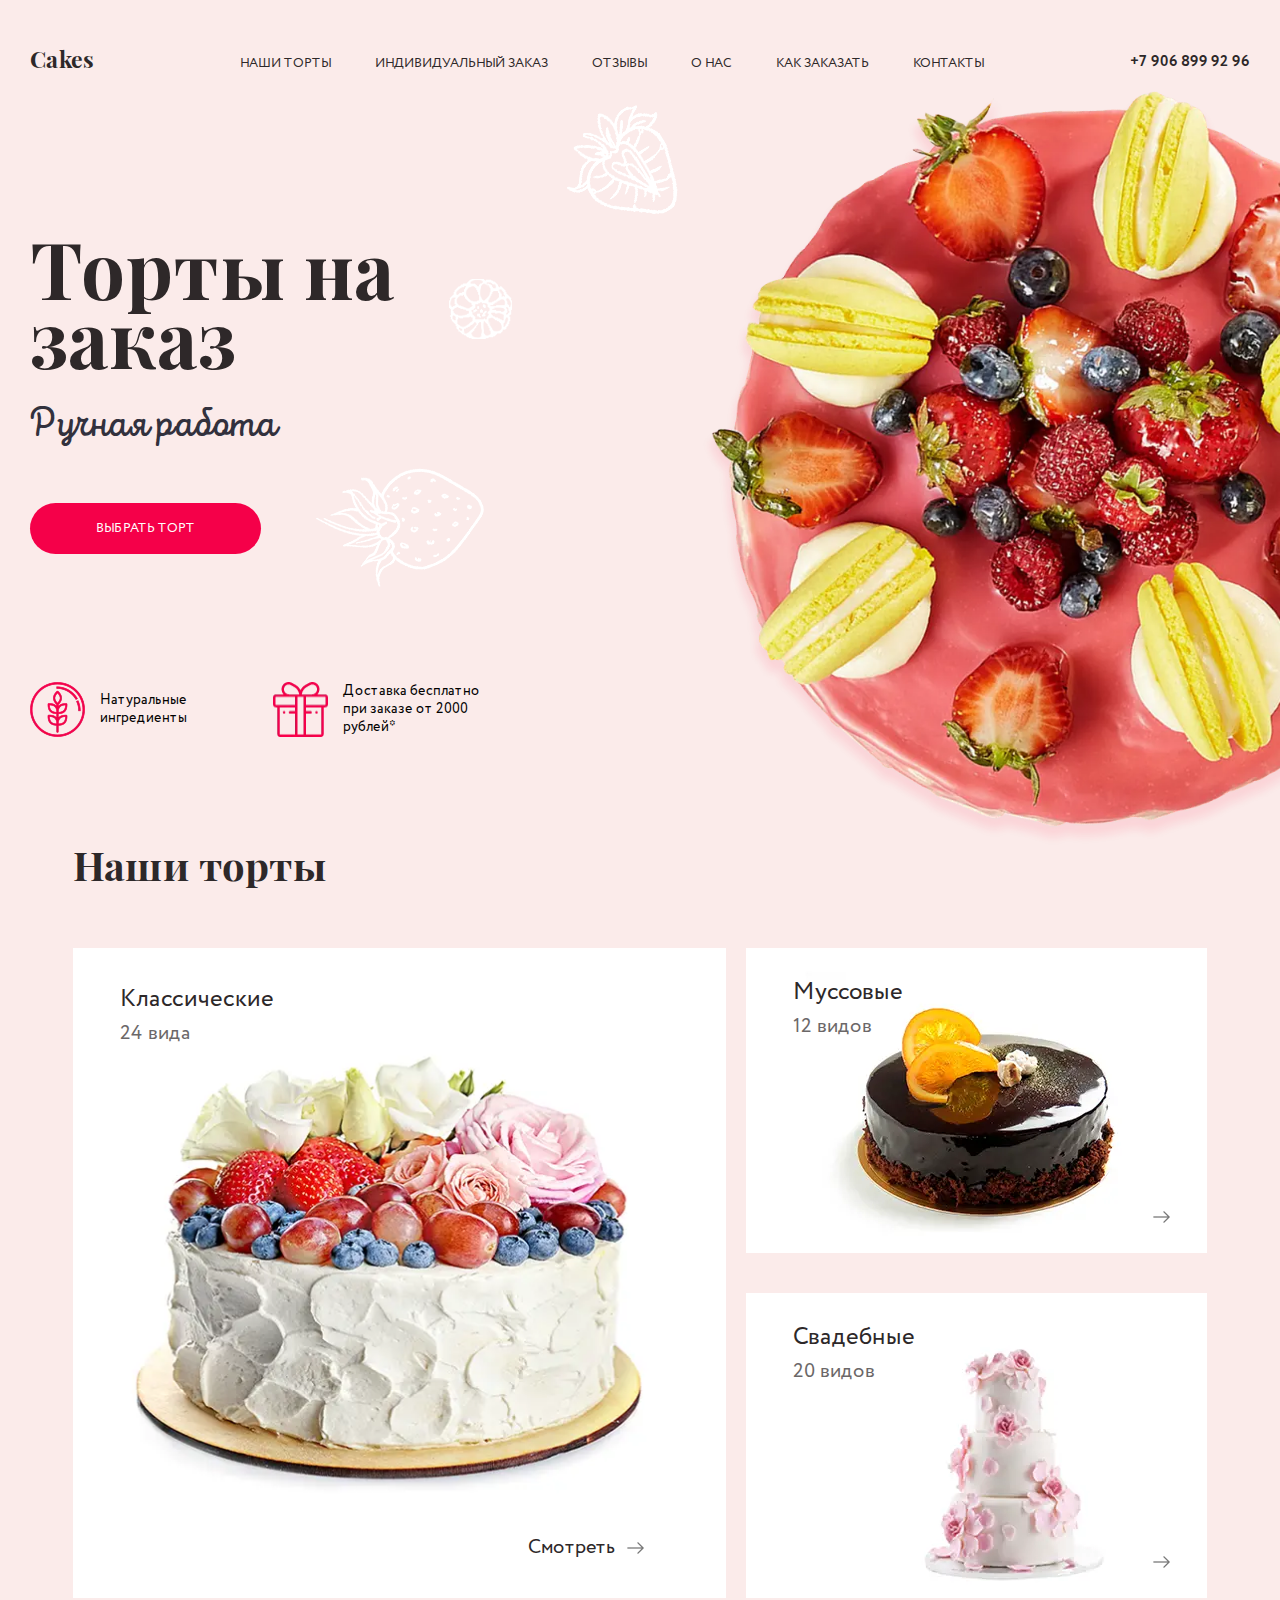
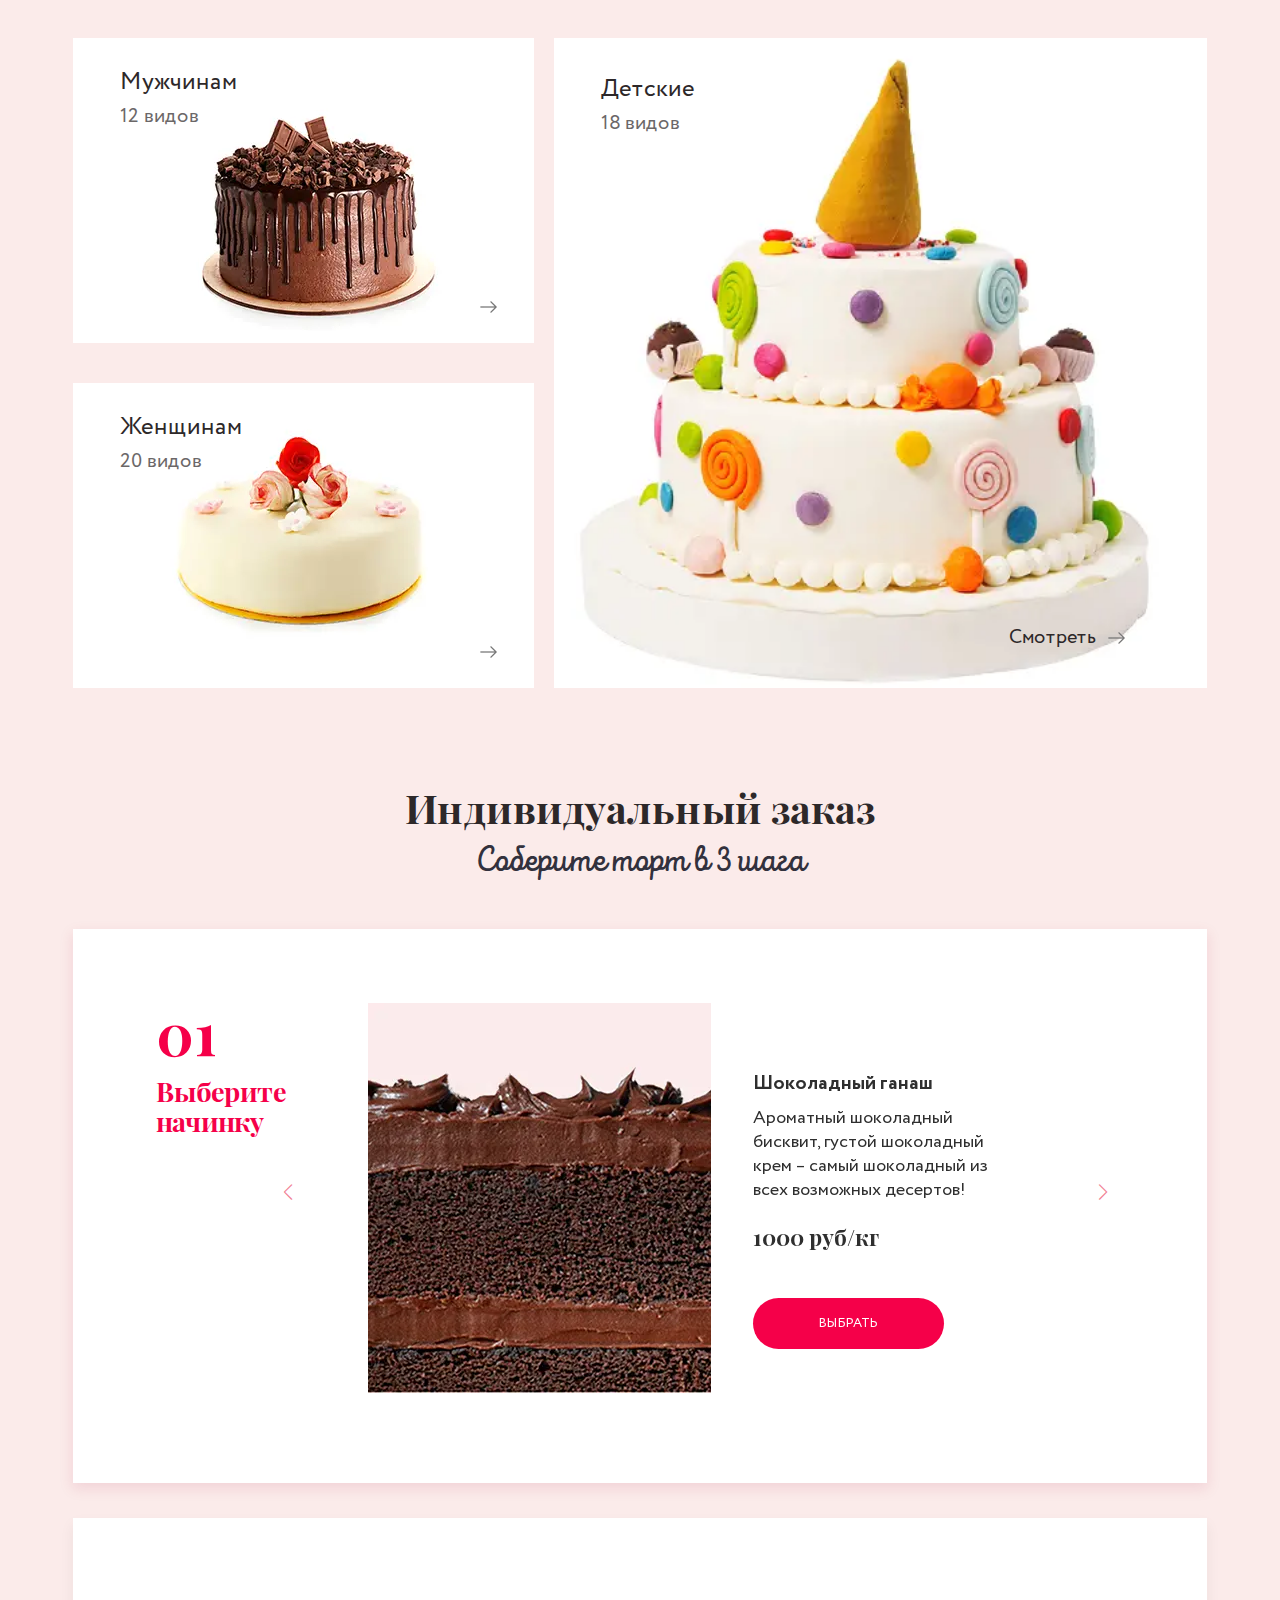
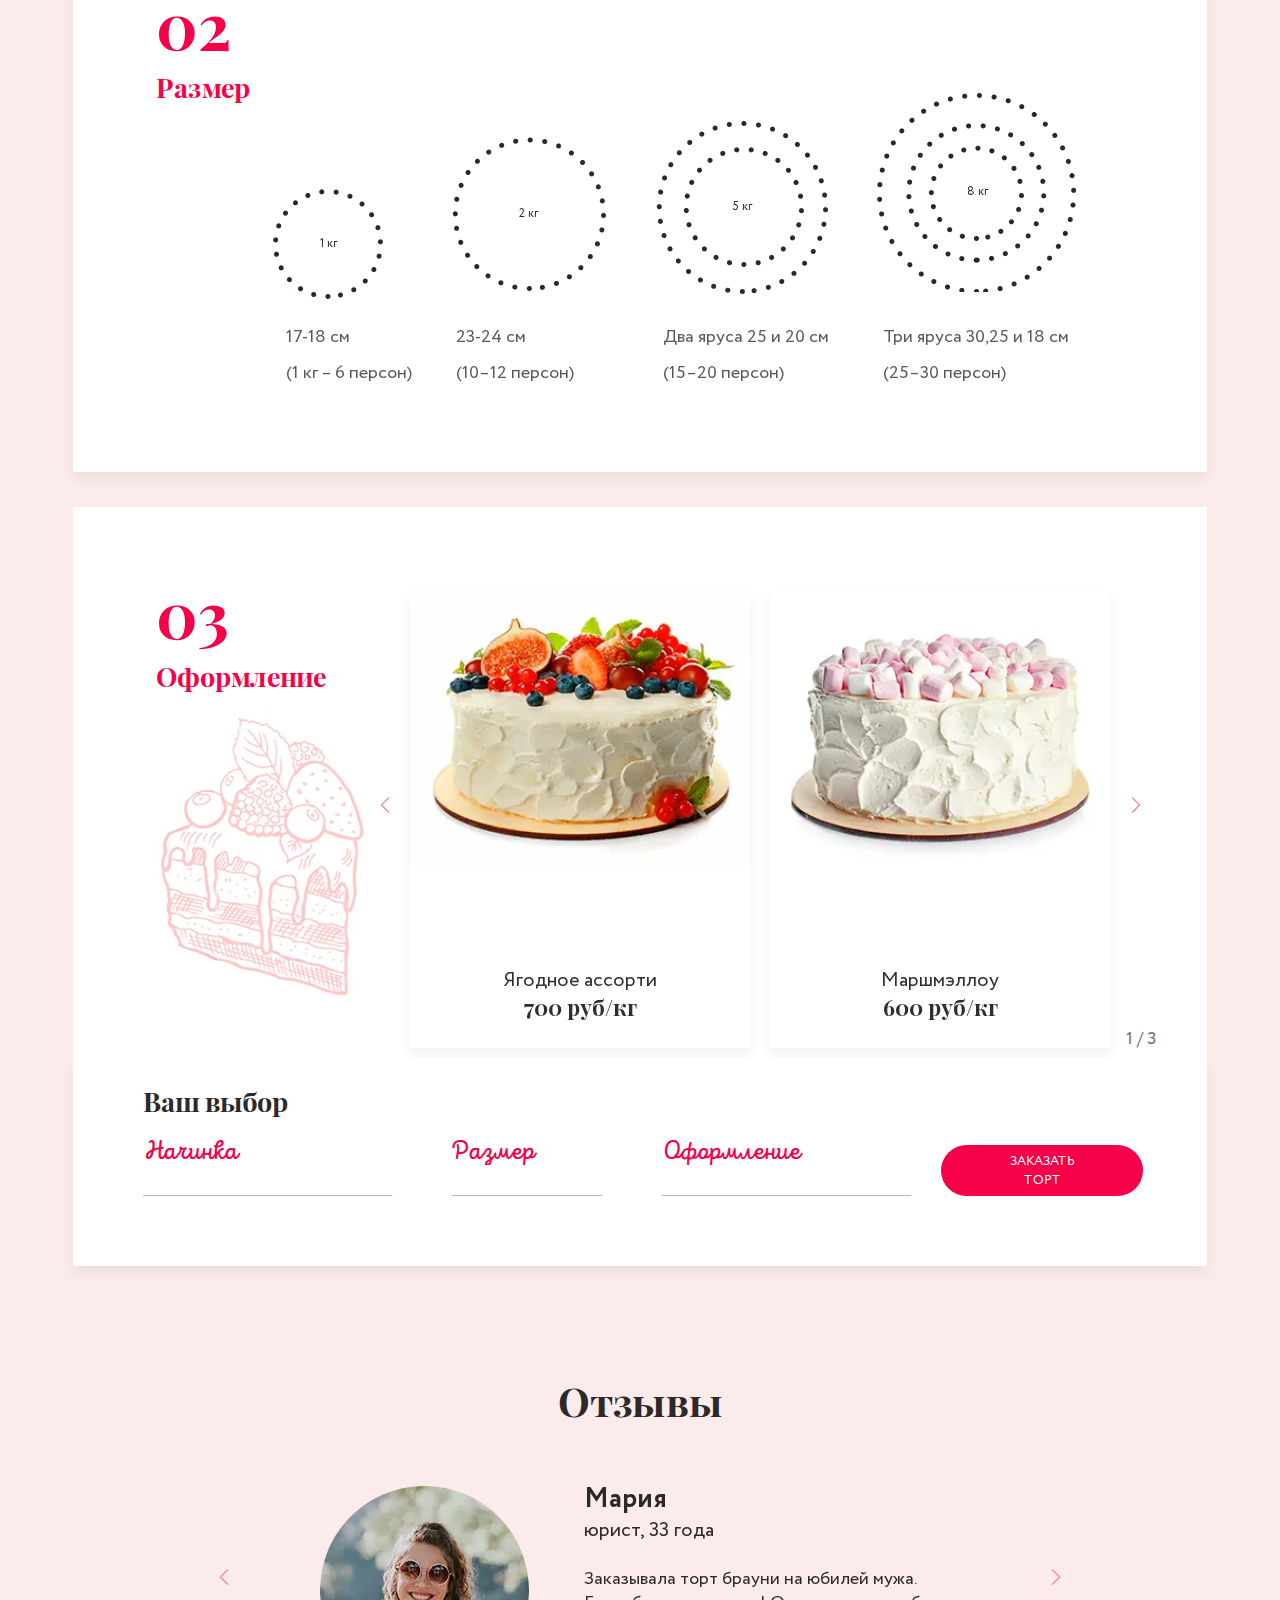
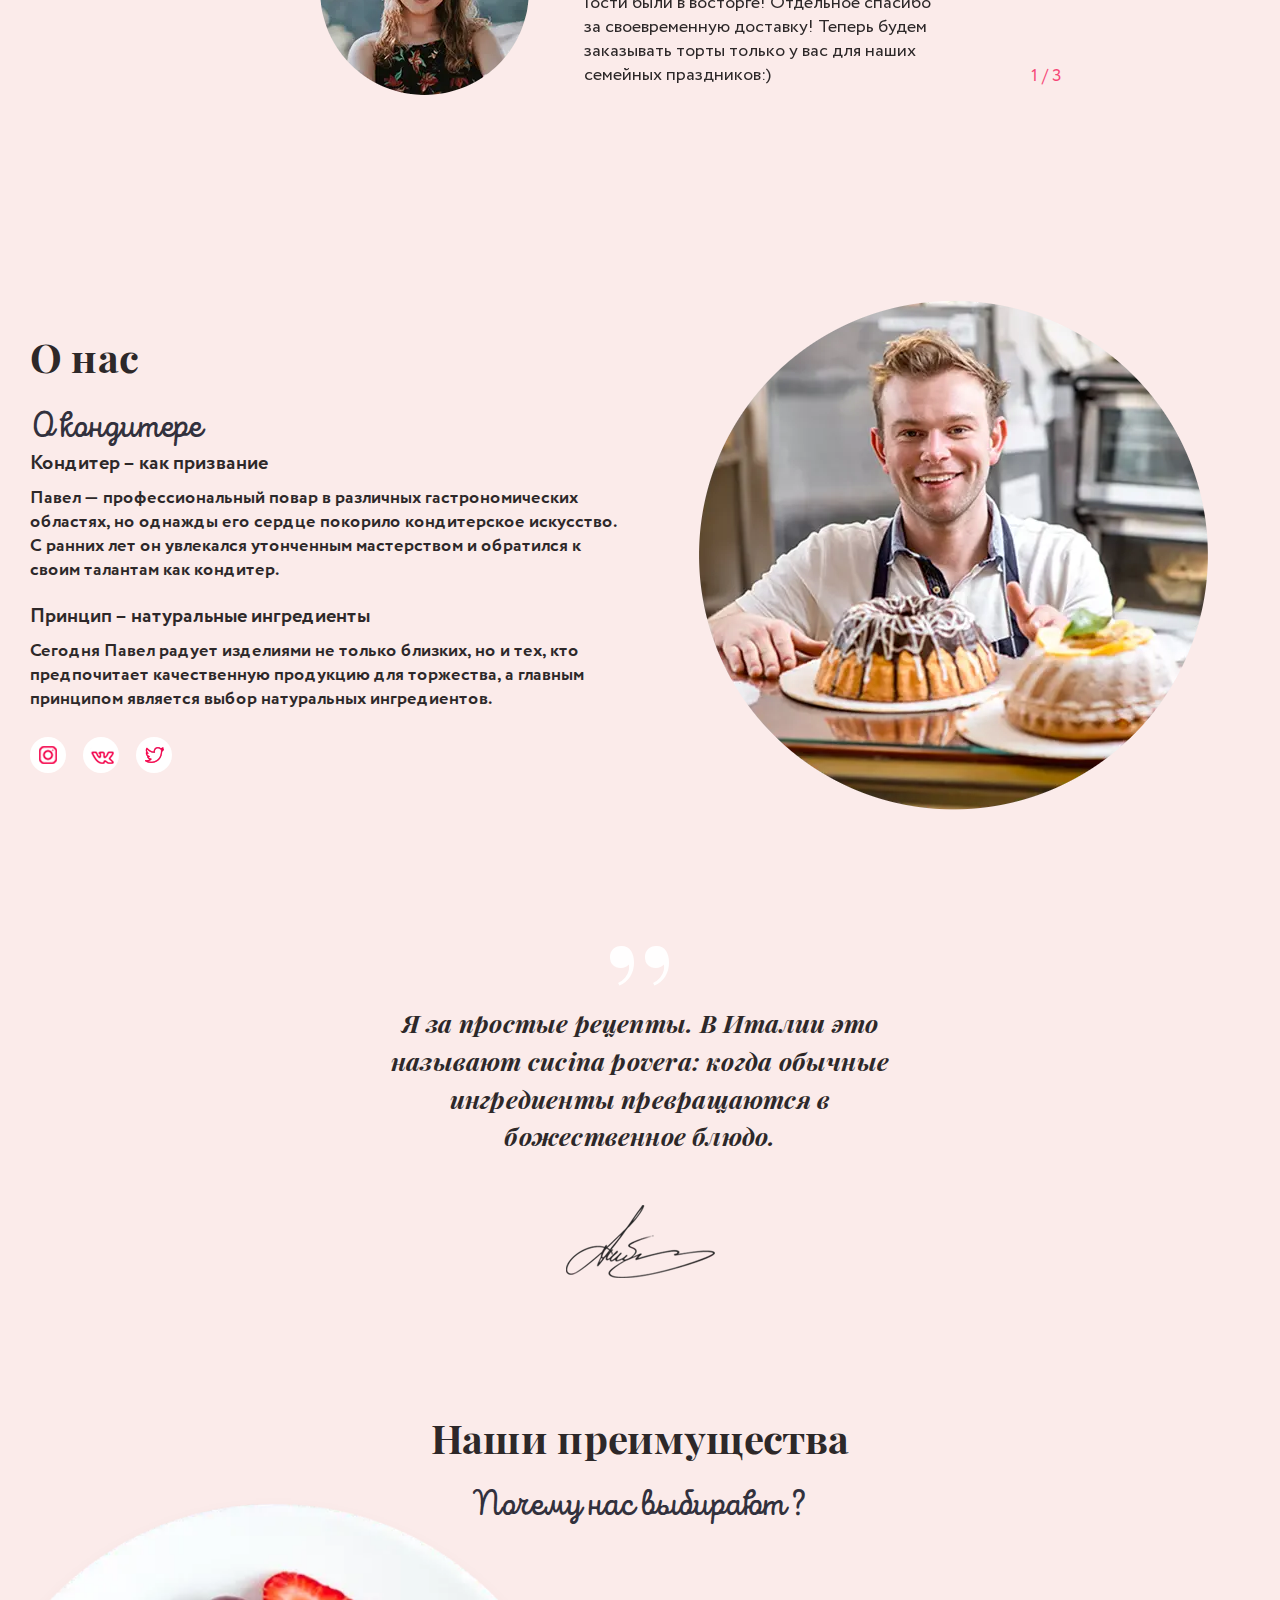
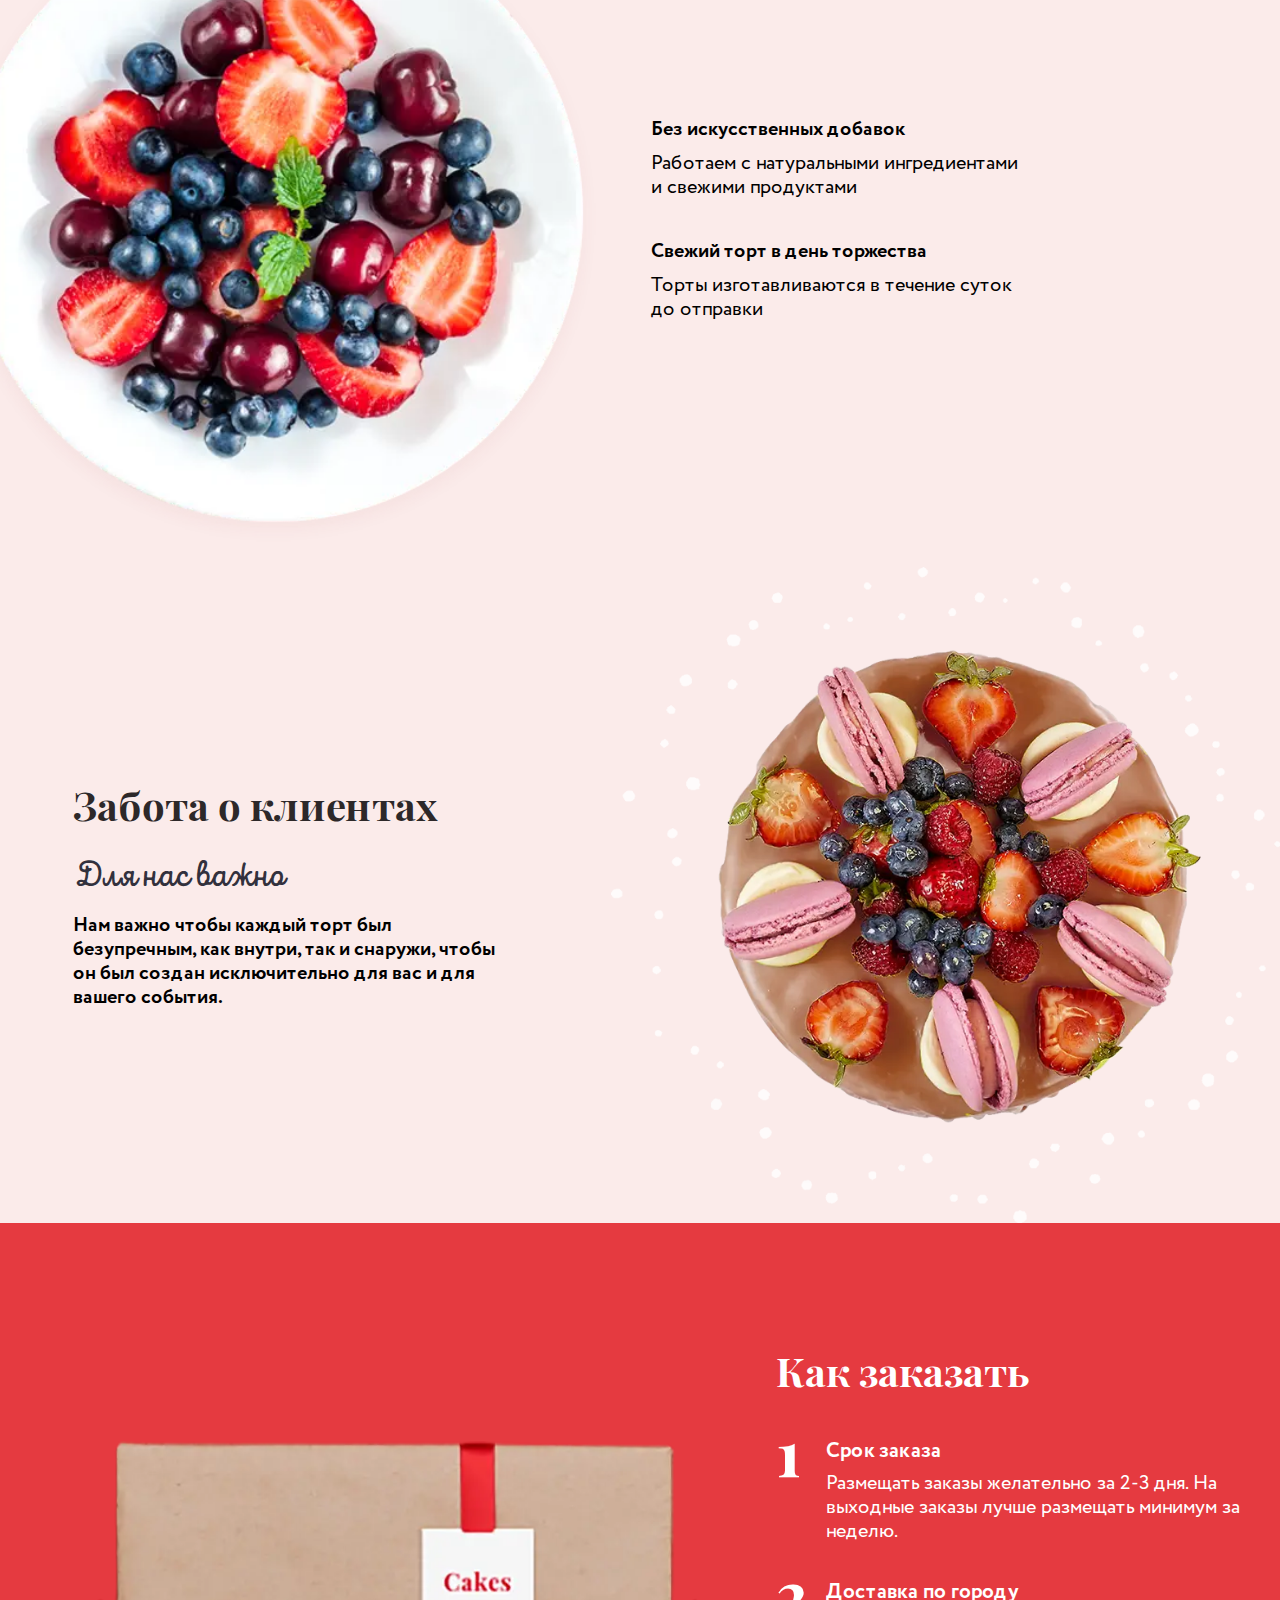
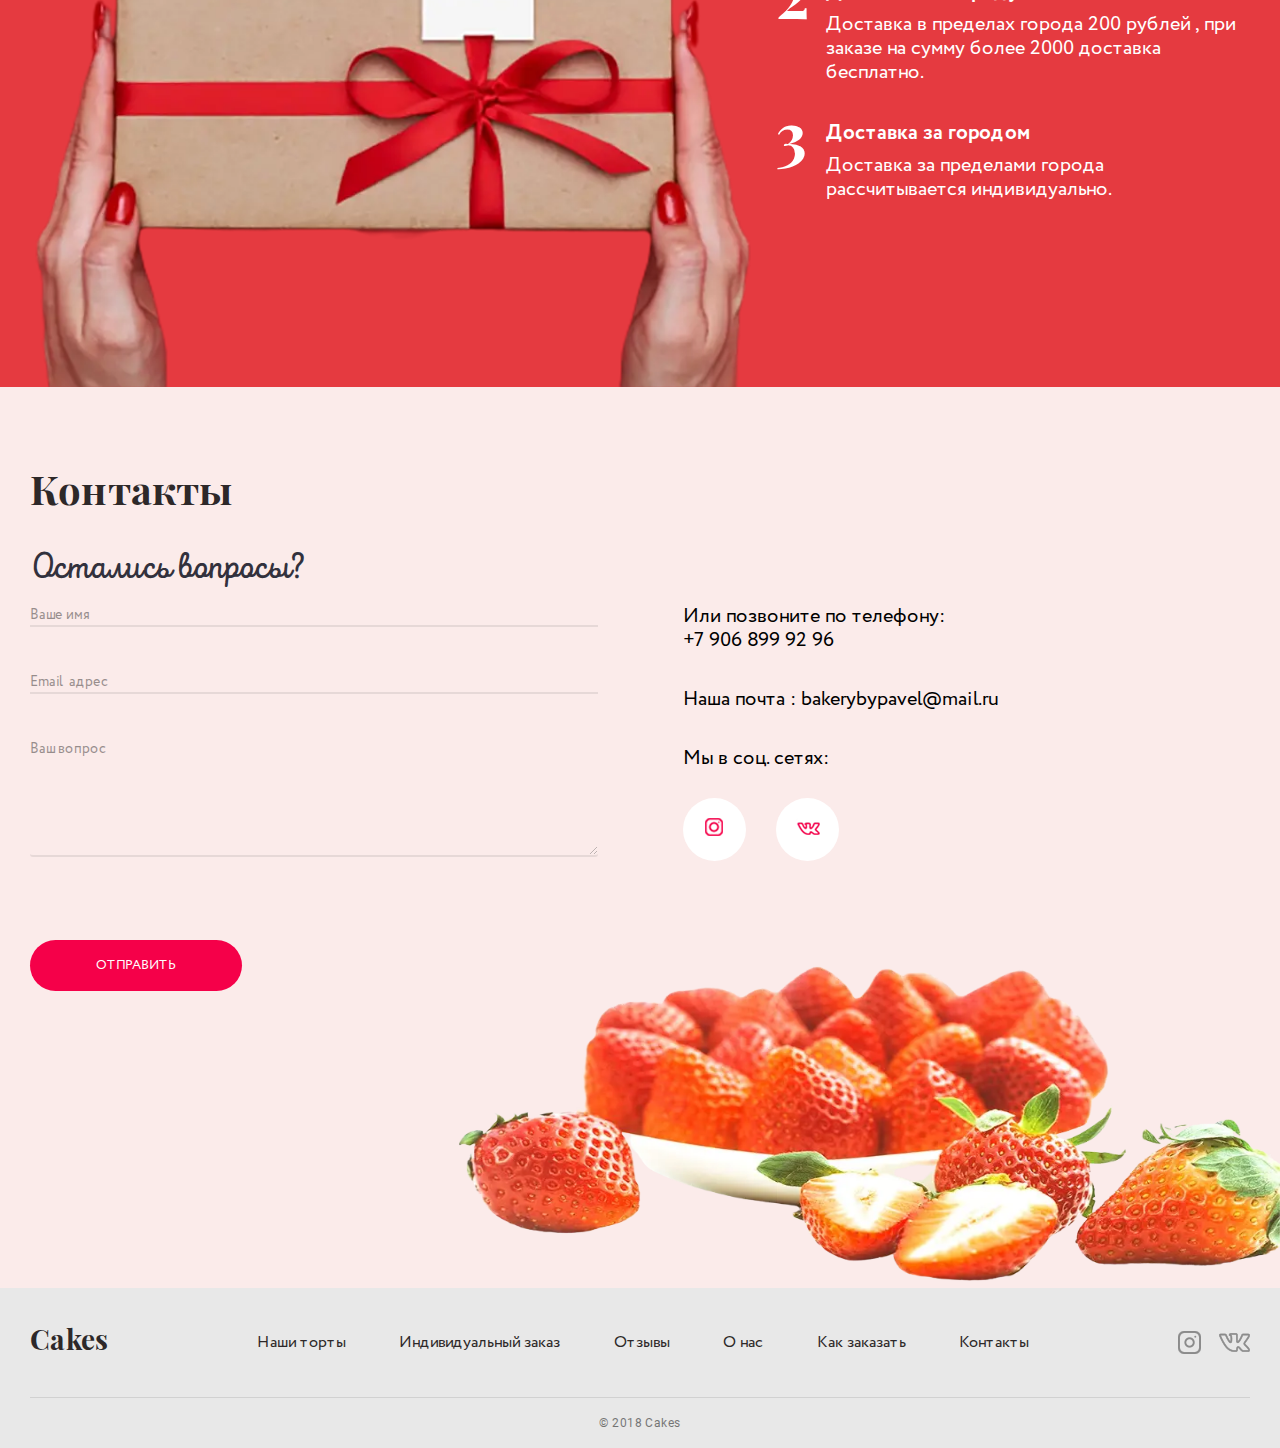
<file: cakes/index.html>
<!DOCTYPE html><html lang="ru">   <head>	<title>Главная</title>	<meta charset="UTF-8">	<meta name="format-detection" content="telephone=no">	<link rel="stylesheet" href="css/style.min.css">	<link rel="shortcut icon" href="favicon.ico">	<!-- <meta name="robots" content="noindex, nofollow"> -->	<!-- <meta name="viewport" content="width=device-width, initial-scale=1.0, maximum-scale=1.0, user-scalable=0"> -->	<meta name="viewport" content="width=device-width, initial-scale=1.0"></head>  <body>    <div class="wrapper">      <header class="header">	<div class="header__content _container">		<div class="header__logo logo">			<div class="logo__text">Cakes</div>		</div>		<div class="header__menu menu">			<div class="menu__icon icon-menu">				<span></span>				<span></span>				<span></span>			</div>			<nav class="menu__body">				<ul class="menu__list">					<li><a href="" class="menu__link">Наши торты</a></li>					<li><a href="" class="menu__link">Индивидуальный заказ</a></li>					<li><a href="" class="menu__link">Отзывы</a></li>					<li><a href="" class="menu__link">О нас</a></li>					<li><a href="" class="menu__link">Как заказать</a></li>					<li><a href="" class="menu__link">Контакты</a></li>				</ul>			</nav>		</div>		<div class="header__info info-header">			<a href="tel:+79068999296" class="info-header__tel">+7 906 899 92 96</a>		</div>	</div></header>      <main class="page">        <div class="order">          <div class="order__container _container">            <div class="order__row">              <div class="order__column">                <div class="order__item item-order">                  <div class="item-order__title">Торты на заказ</div>                  <div class="item-order__text">Ручная работа</div>                  <div class="item-order__wrap"></div>                  <a href="" class="item-order__button btn">Выбрать торт</a>                  <div class="item-order__footer footer-order" data-da=".item-order__wrap,785">                    <div class="footer-order__item footer-order__item-1"><span>Натуральные ингредиенты</span></div>                    <div class="footer-order__item footer-order__item-2"><span>Доставка бесплатно при заказе от 2000 рублей*</span></div>                  </div>                </div>              </div>              <div class="order__column">                <div class="order-image">                  <picture><source srcset="img/pie.webp" type="image/webp"><img src="img/pie.png" alt="" /></picture>                </div>              </div>            </div>          </div>        </div>        <div class="cakes">          <div class="cakes__title">Наши торты</div>          <div class="cakes__body">            <div class="cakes__row">              <div class="cakes__main">                <div class="cakes__big big-column">                  <div class="big-column__item big-column__item_1">                    <div class="big-column__title">Классические</div>                    <div class="big-column__sub">24 вида</div>                    <a href="" class="big-column__more">Смотреть</a>                    <div class="big-column__image _ibg"><picture><source srcset="img/big-cakes1.webp" type="image/webp"><img src="img/big-cakes1.jpg" alt="" /></picture></div>                  </div>                </div>                <div class="cakes__groupe">                  <div class="cakes__small small-column">                    <div class="small-column__title">Муссовые</div>                    <div class="small-column__sub">12 видов</div>                    <a href="" class="small-column__more"></a>                    <div class="small-column__image _ibg"><picture><source srcset="img/small-cakes1.webp" type="image/webp"><img src="img/small-cakes1.jpg" alt="" /></picture></div>                  </div>                  <div class="cakes__small small-column">                    <div class="small-column__title">Свадебные</div>                    <div class="small-column__sub">20 видов</div>                    <a href="" class="small-column__more"></a>                    <div class="small-column__image _ibg"><picture><source srcset="img/small-cakes2.webp" type="image/webp"><img src="img/small-cakes2.jpg" alt="" /></picture></div>                  </div>                </div>              </div>            </div>            <div class="cakes__row revers-cakes">              <div class="cakes__main main-revers">                <div class="cakes__big big-column">                  <div class="big-column__item">                    <div class="big-column__title">Детские</div>                    <div class="big-column__sub">18 видов</div>                    <a href="" class="big-column__more">Смотреть</a>                    <div class="big-column__image _ibg">                      <picture><source srcset="img/big-new.webp" type="image/webp"><img src="img/big-new.png" alt="" /></picture>                    </div>                  </div>                </div>                <div class="cakes__groupe cakes__groupe_rewers">                  <div class="cakes__small small-column">                    <div class="small-column__title">Мужчинам</div>                    <div class="small-column__sub">12 видов</div>                    <a href="" class="small-column__more"></a>                    <div class="small-column__image _ibg"><picture><source srcset="img/small-cakes3.webp" type="image/webp"><img src="img/small-cakes3.jpg" alt="" /></picture></div>                  </div>                  <div class="cakes__small small-column">                    <div class="small-column__title">Женщинам</div>                    <div class="small-column__sub">20 видов</div>                    <a href="" class="small-column__more"></a>                    <div class="small-column__image _ibg"><picture><source srcset="img/small-cakes4.webp" type="image/webp"><img src="img/small-cakes4.jpg" alt="" /></picture></div>                  </div>                </div>              </div>            </div>          </div>        </div>        <div class="individual">          <div class="individual__container _container">            <div class="individual__title">Индивидуальный заказ</div>            <div class="individual__sub">Соберите торт в 3 шага</div>            <div class="individual__body">              <div class="individual__row">                <div class="individual__column">                  <div class="individual__item slider-card">                    <div class="slider-card__info">                      <div class="slider-card__number">01</div>                      <div class="slider-card__title">Выберите начинку</div>                    </div>                    <div class="slider-card__slider slider-individual _swiper">                      <div class="slider-individual__row">                        <div class="slider-individual__column">                          <div class="slider-individual__image"><picture><source srcset="img/slid1.webp" type="image/webp"><img src="img/slid1.jpg" alt="" /></picture></div>                        </div>                        <div class="slider-individual__column">                          <div class="slider-individual__item">                            <div class="slider-individual__title">Шоколадный ганаш</div>                            <div class="slider-individual__text">Ароматный шоколадный бисквит, густой шоколадный крем – самый шоколадный из всех возможных десертов!</div>                            <div class="slider-individual__price">1000 руб/кг</div>                            <a href="" class="slider-individual__button btn">Выбрать </a>                          </div>                        </div>                      </div>                      <div class="slider-individual__row">                        <div class="slider-individual__column">                          <div class="slider-individual__image"><picture><source srcset="img/slid1.webp" type="image/webp"><img src="img/slid1.jpg" alt="" /></picture></div>                        </div>                        <div class="slider-individual__column">                          <div class="slider-individual__item">                            <div class="slider-individual__title">Шоколадный ганаш</div>                            <div class="slider-individual__text">Ароматный шоколадный бисквит, густой шоколадный крем – самый шоколадный из всех возможных десертов!</div>                            <div class="slider-individual__price">1000 руб/кг</div>                            <a href="" class="slider-individual__button btn">Выбрать </a>                          </div>                        </div>                      </div>                      <div class="slider-individual__row">                        <div class="slider-individual__column">                          <div class="slider-individual__image"><picture><source srcset="img/slid1.webp" type="image/webp"><img src="img/slid1.jpg" alt="" /></picture></div>                        </div>                        <div class="slider-individual__column">                          <div class="slider-individual__item">                            <div class="slider-individual__title">Шоколадный ганаш</div>                            <div class="slider-individual__text">Ароматный шоколадный бисквит, густой шоколадный крем – самый шоколадный из всех возможных десертов!</div>                            <div class="slider-individual__price">1000 руб/кг</div>                            <a href="" class="slider-individual__button btn">Выбрать </a>                          </div>                        </div>                      </div>                    </div>                    <div class="swiper-pagination"></div>                    <div class="swiper-button-prev"></div>                    <div class="swiper-button-next"></div>                  </div>                </div>                <div class="individual__column">                  <div class="size-info">                    <div class="size-info__column">                      <div class="size-info__block">                        <div class="size-info__number">02</div>                        <div class="size-info__text">Размер</div>                      </div>                    </div>                    <div class="size-block__column">                      <div class="size-block">                        <div class="size-block__row">                          <div class="swiper-container" data-mobile="false">                            <div class="swiper-wrapper">                              <div class="size-block__item">                                <div class="size-block__elem size-item">                                  <div class="size-item__rouud size-item__rouud-1">                                    <div class="size-item__dotted size-item__dotted-1"><span>1 кг</span></div>                                  </div>                                  <div class="size-item__size">17-18 см</div>                                  <div class="size-item__descr">(1 кг – 6 персон)</div>                                </div>                              </div>                              <div class="size-block__item">                                <div class="size-block__elem size-item">                                  <div class="size-item__rouud size-item__rouud-2">                                    <div class="size-item__dotted size-item__dotted-2"><span>2 кг</span></div>                                  </div>                                  <div class="size-item__size">23-24 см</div>                                  <div class="size-item__descr">(10–12 персон)</div>                                </div>                              </div>                              <div class="size-block__item">                                <div class="size-block__elem size-item">                                  <div class="size-item__rouud size-item__rouud-3">                                    <div class="size-item__dotted size-item__dotted-3"><span>5 кг</span></div>                                  </div>                                  <div class="size-item__size">Два яруса 25 и 20 см</div>                                  <div class="size-item__descr">(15–20 персон)</div>                                </div>                              </div>                              <div class="size-block__item">                                <div class="size-block__elem size-item">                                  <div class="size-item__rouud size-item__rouud-4">                                    <div class="size-item__dotted size-item__dotted-4"><span>8 кг</span></div>                                  </div>                                  <div class="size-item__size">Три яруса 30,25 и 18 см</div>                                  <div class="size-item__descr">(25–30 персон)</div>                                </div>                              </div>                            </div>                            <div class="swiper-pagination22"></div>                          </div>                        </div>                      </div>                    </div>                  </div>                </div>                <div class="individual__column">                  <div class="visual">                    <div class="visual-block">                      <div class="visual-info">                        <div class="visual-info__number">03</div>                        <div class="visual-info__title">Оформление</div>                        <div class="visual-info__pic"><picture><source srcset="img/cake-vis.webp" type="image/webp"><img src="img/cake-vis.png" alt="" /></picture></div>                      </div>                    </div>                    <div class="visual-block">                      <div class="visual-slider">                        <div class="visual-slider__body">                          <div class="visual-slider__slider _swiper">                            <div class="visual-slider__card card-visual">                              <div class="card-visual__image _ibg"><picture><source srcset="img/vis1.webp" type="image/webp"><img src="img/vis1.jpg" alt="" /></picture></div>                              <div class="card-visual__title">Ягодное ассорти</div>                              <div class="card-visual__price">700 руб/кг</div>                            </div>                            <div class="visual-slider__card card-visual">                              <div class="card-visual__image _ibg"><picture><source srcset="img/vis2.webp" type="image/webp"><img src="img/vis2.jpg" alt="" /></picture></div>                              <div class="card-visual__title">Маршмэллоу</div>                              <div class="card-visual__price">600 руб/кг</div>                            </div>                            <div class="visual-slider__card card-visual">                              <div class="card-visual__image _ibg"><picture><source srcset="img/vis2.webp" type="image/webp"><img src="img/vis2.jpg" alt="" /></picture></div>                              <div class="card-visual__title">Маршмэллоу</div>                              <div class="card-visual__price">600 руб/кг</div>                            </div>                            <div class="visual-slider__card card-visual">                              <div class="card-visual__image _ibg"><picture><source srcset="img/vis2.webp" type="image/webp"><img src="img/vis2.jpg" alt="" /></picture></div>                              <div class="card-visual__title">Маршмэллоу</div>                              <div class="card-visual__price">600 руб/кг</div>                            </div>                          </div>                          <div class="swiper-pagination2"></div>                          <div class="swiper-button-prev"></div>                          <div class="swiper-button-next"></div>                        </div>                      </div>                    </div>                  </div>                </div>              </div>            </div>            <div class="individual-form">              <div class="individual-form__title">Ваш выбор</div>              <div class="individual-form_body">                <form action="#" class="form">                  <div class="form__body">                    <div class="form__row">                      <label class="form__label" for="1">Начинка</label>                      <input id="1" type="text" class="form__filling" />                    </div>                    <div class="form__row">                      <label class="form__label" for="2">Размер</label>                      <input id="2" type="text" class="form__size form__size-small" />                    </div>                    <div class="form__row">                      <label class="form__label" for="3">Оформление</label>                      <input id="3" type="text" class="form__decor" />                    </div>                    <button class="form__button btn" type="submit">заказать торт</button>                  </div>                </form>              </div>            </div>          </div>        </div>        <div class="reviews">          <div class="reviews__container _container">            <div class="reviews__title">Отзывы</div>            <div class="reviews__body">              <div class="reviews__slider slider _swiper">                <div class="slider__card card-reviews">                  <div class="card-reviews__body">                    <div class="card-reviews__pic"><picture><source srcset="img/rew1.webp" type="image/webp"><img src="img/rew1.png" alt="" /></picture></div>                    <div class="card-reviews__info">                      <div class="card-reviews__title">Мария</div>                      <div class="card-reviews__sub">юрист, 33 года</div>                      <div class="card-reviews__text">                        Заказывала торт брауни на юбилей мужа. Гости были в восторге! Отдельное спасибо за своевременную доставку! Теперь будем заказывать торты только у вас для наших семейных                        праздников:)                      </div>                    </div>                  </div>                </div>                <div class="slider__card card-reviews">                  <div class="card-reviews__body">                    <div class="card-reviews__pic"><picture><source srcset="img/rew1.webp" type="image/webp"><img src="img/rew1.png" alt="" /></picture></div>                    <div class="card-reviews__info">                      <div class="card-reviews__title">Мария</div>                      <div class="card-reviews__sub">юрист, 33 года</div>                      <div class="card-reviews__text">                        Заказывала торт брауни на юбилей мужа. Гости были в восторге! Отдельное спасибо за своевременную доставку! Теперь будем заказывать торты только у вас для наших семейных                        праздников:)                      </div>                    </div>                  </div>                </div>                <div class="slider__card card-reviews">                  <div class="card-reviews__body">                    <div class="card-reviews__pic"><picture><source srcset="img/rew1.webp" type="image/webp"><img src="img/rew1.png" alt="" /></picture></div>                    <div class="card-reviews__info">                      <div class="card-reviews__title">Мария</div>                      <div class="card-reviews__sub">юрист, 33 года</div>                      <div class="card-reviews__text">                        Заказывала торт брауни на юбилей мужа. Гости были в восторге! Отдельное спасибо за своевременную доставку! Теперь будем заказывать торты только у вас для наших семейных                        праздников:)                      </div>                    </div>                  </div>                </div>              </div>              <div class="swiper-pagination3"></div>              <div class="swiper-button-prev"></div>              <div class="swiper-button-next"></div>            </div>          </div>        </div>        <div class="about">          <div class="about__container _container">            <div class="about__body">              <div class="about__column">                <div class="about__info info">                  <div class="info__wrap"><div class="info__title" data-da=".about__container,684,0">О нас</div></div>                  <div class="info__sub">О кондитере</div>                  <div class="info__subsub">Кондитер – как призвание</div>                  <div class="info__text">                    Павел — профессиональный повар в различных гастрономических областях, но однажды его сердце покорило кондитерское искусство. С ранних лет он увлекался утонченным мастерством и                    обратился к своим талантам как кондитер.                  </div>                  <div class="info__subsub">Принцип – натуральные ингредиенты</div>                  <div class="info__text">                    Сегодня Павел радует изделиями не только близких, но и тех, кто предпочитает качественную продукцию для торжества, а главным принципом является выбор натуральных ингредиентов.                  </div>                  <div class="info__socwrap">                    <div class="info__footer" data-da=".about__column_img,684,0">                      <a href="" class="info__item"><picture><source srcset="img/ins.webp" type="image/webp"><img src="img/ins.png" alt="" /></picture></a>                      <a href="" class="info__item"><picture><source srcset="img/wk.webp" type="image/webp"><img src="img/wk.png" alt="" /></picture></a>                      <a href="" class="info__item"><picture><source srcset="img/twitter.webp" type="image/webp"><img src="img/twitter.png" alt="" /></picture></a>                    </div>                  </div>                </div>              </div>              <div class="about__column about__column_img">                <div class="info__image"><picture><source srcset="img/man.webp" type="image/webp"><img src="img/man.png" alt="" /></picture></div>              </div>            </div>          </div>        </div>        <div class="sign">          <div class="sign__mark">’’</div>          <div class="sign__text">Я за простые рецепты. В Италии это называют cucina povera: когда обычные ингредиенты превращаются в божественное блюдо.</div>          <div class="sign__image"><picture><source srcset="img/sign1.webp" type="image/webp"><img src="img/sign1.png" alt="" /></picture></div>        </div>        <div class="advantages">          <div class="advantages__title">Наши преимущества</div>          <div class="advantages__sub">Почему нас выбирают ?</div>          <div class="advantages__body">            <div class="advantages__row">              <div class="advantages__column">                <div class="advantages__image"><picture><source srcset="img/plate.webp" type="image/webp"><img src="img/plate.png" alt="" /></picture></div>              </div>              <div class="advantages__column column-advantages">                <div class="column-advantages__info">                  <div class="column-advantages__sub">Без искусственных добавок</div>                  <div class="column-advantages__text">Работаем с натуральными ингредиентами и свежими продуктами</div>                  <div class="column-advantages__sub">Свежий торт в день торжества</div>                  <div class="column-advantages__text">Торты изготавливаются в течение суток до отправки</div>                </div>              </div>            </div>            <div class="advantages__row footer-advantages">              <div class="footer-advantages__column">                <div class="footer-advantages__title">Забота о клиентах</div>                <div class="footer-advantages__sub">Для нас важно</div>                <div class="footer-advantages__text">Нам важно чтобы каждый торт был безупречным, как внутри, так и снаружи, чтобы он был создан исключительно для вас и для вашего события.</div>              </div>              <div class="advantages__column column-advantages column-advantages_image">                <div class="column-advantages__image"><picture><source srcset="img/plate2.webp" type="image/webp"><img src="img/plate2.png" alt="" /></picture></div>              </div>            </div>          </div>        </div>        <div class="gift">          <div class="gift__container">            <div class="gift__body">              <div class="gift__column">                <div class="gift__image">                  <picture><source srcset="img/new2.webp" type="image/webp"><img src="img/new2.png" alt="" /></picture>                </div>              </div>              <div class="gift__column">                <div class="gift__info info-gift">                  <div class="info-gift__title">Как заказать</div>                  <div class="info-gift__subtitle info-gift__subtitle_1">Срок заказа</div>                  <div class="info-gift__text">Размещать заказы желательно за 2-3 дня. На выходные заказы лучше размещать минимум за неделю.</div>                  <div class="info-gift__subtitle info-gift__subtitle_2">Доставка по городу</div>                  <div class="info-gift__text">Доставка в пределах города 200 рублей , при заказе на сумму более 2000 доставка бесплатно.</div>                  <div class="info-gift__subtitle info-gift__subtitle_3">Доставка за городом</div>                  <div class="info-gift__text">Доставка за пределами города рассчитывается индивидуально.</div>                </div>              </div>            </div>          </div>        </div>        <div class="contacts">          <div class="contacts__container _container">            <div class="contacts__title">Контакты</div>            <div class="contacts__sub">Остались вопросы?</div>            <div class="contacts__body">              <div class="contacts__column">                <div class="contacts__form form-contacts">                  <div class="form-contacts__title"></div>                  <form class="form-items" action="#">                    <div class="form-items__item">                      <input autocomplete="off" type="text" name="form[]" data-error="Ошибка" data-value="Ваше имя" class="input-contacts" />                    </div>                    <div class="form-items__item">                      <input autocomplete="off" type="text" name="form[]" data-error="Ошибка" data-value="Email  адрес" class="input-contacts" />                    </div>                    <div class="form-items__item form-items__item_big">                      <textarea class="input-contacts input-contacts-big" data-value="Ваш вопрос"  name="" id="" cols="30" rows="10"></textarea>                    </div>                    <a href="" class="form-items__button btn">Отправить </a>                  </form>                </div>              </div>              <div class="contacts__column">                <div class="contacts-info">                  <div class="contacts-info__item">                    Или позвоните по телефону: <br />                    <a href="tel:79068999296">+7 906 899 92 96</a>                  </div>                  <div class="contacts-info__item">Наша почта : <a href="mailto:bakerybypavel@mail.ru">bakerybypavel@mail.ru</a></div>                  <div class="contacts-info__item">Мы в соц. сетях:</div>                  <div class="contacts-info__footer footer-contacts">                    <div class="footer-contacts__item"><picture><source srcset="img/ins.webp" type="image/webp"><img src="img/ins.png" alt="" /></picture></div>                    <div class="footer-contacts__item"><picture><source srcset="img/wk.webp" type="image/webp"><img src="img/wk.png" alt="" /></picture></div>                  </div>                </div>              </div>            </div>          </div>        </div>      </main>      <footer class="footer">	<div class="footer__content _container">		<div class="footer__body">			<div class="footer__row">				<div class="footer__logo">Cakes</div>				<div class="footer__info">					<div class="footer__items">						<a href="" class="footer__item">Наши торты</a>						<a href="" class="footer__item">Индивидуальный заказ</a>						<a href="" class="footer__item">Отзывы</a>						<a href="" class="footer__item">О нас</a>						<a href="" class="footer__item">Как заказать</a>						<a href="" class="footer__item">Контакты</a>					</div>				</div>				<div class="footer__social social-items" data-da=".footer__media,1005,2">					<div class="social-items__item">						​<picture>							<source srcset="img/inst2.png" media="(max-width: 1005px)" />							<img src="img/ins1.png" alt="">						  </picture>																																	</div>					<div class="social-items__item">						​<picture>							<source srcset="img/wk2.png" media="(max-width: 1005px)" />							<img src="img/wk1.png" alt="">						  </picture>											</div>				</div>			</div>			<div class="footer__row">				<div class="footer__text">©  2018 Cakes</div>				<div class="footer__media" data-da=".footer__items,585"></div>			</div>		</div>	</div></footer>    </div>    <div class="popup">	<div class="popup__content">		<div class="popup__body">			<div class="popup__close"></div>		</div>	</div></div><div class="popup popup_video">	<div class="popup__content">		<div class="popup__body">			<div class="popup__close popup__close_video"></div>			<div class="popup__video _video"></div>		</div>	</div></div> <!-- <script src="https://code.jquery.com/jquery-3.3.1.min.js"></script> --><script src="js/vendors.min.js"></script><script src="js/app.min.js"></script>  </body></html>
</file>
<file: cakes/css/style.min.css>
@charset "UTF-8";@font-face{font-family:Circe;font-display:swap;src:url(../fonts/Circe-Bold.woff) format("woff"),url(../fonts/Circe-Bold.woff2) format("woff2");font-weight:700;font-style:normal}@font-face{font-family:Circe;font-display:swap;src:url(../fonts/Circe-Regular.woff) format("woff"),url(../fonts/Circe-Regular.woff2) format("woff2");font-weight:400;font-style:normal}@font-face{font-family:OpenSans;font-display:swap;src:url(../fonts/OpenSans-Bold.woff) format("woff"),url(../fonts/OpenSans-Bold.woff2) format("woff2");font-weight:700;font-style:normal}@font-face{font-family:IntroScriptB;font-display:swap;src:url(../fonts/IntroScriptB-Base.woff) format("woff"),url(../fonts/IntroScriptB-Base.woff2) format("woff2");font-weight:400;font-style:normal}@font-face{font-family:PlayfairDisplay;font-display:swap;src:url(../fonts/PlayfairDisplay-Bold.woff) format("woff"),url(../fonts/PlayfairDisplay-Bold.woff2) format("woff2");font-weight:700;font-style:normal}@font-face{font-family:PlayfairDisplay-Bold-Italic;font-display:swap;src:url(../fonts/PlayfairDisplay-BoldItalic.woff) format("woff"),url(../fonts/PlayfairDisplay-BoldItalic.woff2) format("woff2");font-weight:700;font-style:normal}@font-face{font-family:Roboto;font-display:swap;src:url(../fonts/Roboto-Regular.woff) format("woff"),url(../fonts/Roboto-Regular.woff2) format("woff2");font-weight:400;font-style:normal}*{padding:0;margin:0;border:0}*,:after,:before{-webkit-box-sizing:border-box;box-sizing:border-box}:active,:focus{outline:0}a:active,a:focus{outline:0}aside,footer,header,nav,section{display:block}body,html{height:100%;min-width:320px}body{line-height:1;font-family:"";-ms-text-size-adjust:100%;-moz-text-size-adjust:100%;-webkit-text-size-adjust:100%}button,input,textarea{font-family:""}input::-ms-clear{display:none}button{cursor:pointer}button::-moz-focus-inner{padding:0;border:0}a,a:visited{text-decoration:none}a:hover{text-decoration:none}ul li{list-style:none}img{vertical-align:top}h1,h2,h3,h4,h5,h6{font-weight:inherit;font-size:inherit}body{color:#000;font-size:14px}body._lock{overflow:hidden}.wrapper{width:100%;min-height:100%;overflow:hidden;display:-webkit-box;display:-ms-flexbox;display:flex;-webkit-box-orient:vertical;-webkit-box-direction:normal;-ms-flex-direction:column;flex-direction:column;max-width:1366px;margin:0 auto;background-color:#fbebea}._container{max-width:1220px;margin:0 auto}.btn{display:-webkit-inline-box;display:-ms-inline-flexbox;display:inline-flex;padding:0 66px;height:51px;border-radius:26px;background-color:#f50049;-webkit-box-pack:center;-ms-flex-pack:center;justify-content:center;-webkit-box-align:center;-ms-flex-align:center;align-items:center;color:#fff;font-family:Circe;font-size:13px;font-weight:400;text-transform:uppercase;-webkit-transition:all .3s ease 0s;-o-transition:all .3s ease 0s;transition:all .3s ease 0s}.btn._fw{width:100%}.select{position:relative}.select__item{position:relative}.select__title{color:#000;border:1px solid #d9d9d9;background-color:#fff;cursor:pointer;border-radius:4px}.select__value{display:-webkit-box;display:-ms-flexbox;display:flex;font-size:14px;height:30px;padding:0 15px;-webkit-box-align:center;-ms-flex-align:center;align-items:center;-webkit-box-pack:justify;-ms-flex-pack:justify;justify-content:space-between;-webkit-box-orient:horizontal;-webkit-box-direction:reverse;-ms-flex-direction:row-reverse;flex-direction:row-reverse}.select__value span{height:1em;overflow:hidden;display:-webkit-box;-webkit-line-clamp:1;-webkit-box-orient:vertical}.select__value:before{content:"";display:inline-block;-webkit-transition:all .3s ease 0s;-o-transition:all .3s ease 0s;transition:all .3s ease 0s;width:11px;height:7px;background:url(../img/icons/select.svg) center/100% no-repeat}.select__input{width:100%;background-color:transparent;height:100%}.select__options{color:#000;display:none;position:absolute;top:29px;border-radius:0 0 4px 4px;min-width:100%;left:0;background-color:#fff;border-top:0;border:1px solid #d9d9d9;border-top:0;font-size:14px;padding:10px 0 5px 0}.select__option{cursor:pointer;padding:5px 15px;margin:0}.select._active{z-index:5}.select._active .select__value:before{-webkit-transform:rotate(-180deg);-ms-transform:rotate(-180deg);transform:rotate(-180deg)}.select._active .select__options{display:block}input[type=email],input[type=tel],input[type=text],textarea{-webkit-appearance:none;-moz-appearance:none;appearance:none}.input{border-radius:0!important;width:100%;display:block;padding:0 20px}textarea.input{resize:none;padding:0 0}.checkbox{position:relative}.checkbox__input{position:absolute;width:0;height:0;opacity:0;visibility:hidden}.checkbox__input:checked+.checkbox__text:before{background:#fff url(../img/icons/check.svg) center no-repeat}.checkbox__text{display:-webkit-inline-box;display:-ms-inline-flexbox;display:inline-flex;-webkit-box-align:center;-ms-flex-align:center;align-items:center;position:relative;font-size:16px;color:#fff;letter-spacing:-.3px;line-height:calc(20 / 16);cursor:pointer}.checkbox__text:before{content:"";-ms-flex-item-align:start;align-self:flex-start;margin:0 14px 0 0;-webkit-box-flex:0;-ms-flex:0 0 20px;flex:0 0 20px;left:0;top:0;width:20px;height:18px;background:#fff;border:1px solid #a7a9ac}.checkbox a{color:#fff;text-decoration:underline}.checkbox._error .checkbox__text:before{border:1px solid #ee1212}.options{display:-webkit-box;display:-ms-flexbox;display:flex;-webkit-box-orient:vertical;-webkit-box-direction:normal;-ms-flex-direction:column;flex-direction:column;-webkit-box-align:start;-ms-flex-align:start;align-items:flex-start}.options__item{position:relative;cursor:pointer}.options__input{position:absolute;width:0;height:0;opacity:0;left:0;top:0;visibility:hidden}.options__input:checked+.options__text:after{-webkit-transform:scale(1);-ms-transform:scale(1);transform:scale(1)}.options__text{display:-webkit-inline-box;display:-ms-inline-flexbox;display:inline-flex;-webkit-box-align:center;-ms-flex-align:center;align-items:center;position:relative;font-size:16px;color:#fff;letter-spacing:-.3px;line-height:calc(20 / 16)}.options__text:before{content:"";-ms-flex-item-align:start;align-self:flex-start;margin:0 14px 0 0;-webkit-box-flex:0;-ms-flex:0 0 20px;flex:0 0 20px;left:0;top:0;border-radius:50%;width:20px;height:18px;background:#fff;border:1px solid #a7a9ac}.options__text:after{content:"";-webkit-transition:all .3s ease 0s;-o-transition:all .3s ease 0s;transition:all .3s ease 0s;-webkit-transform:scale(0);-ms-transform:scale(0);transform:scale(0);width:10px;height:10px;border-radius:50%;background-color:#77243a;position:absolute;left:5px;top:4px}.rating-block{display:table;font-size:0}.rating{display:inline-block;position:relative;vertical-align:middle}.rating.edit .star{cursor:pointer}.rating .star{width:17px;height:14px;display:inline-block;position:relative;z-index:3}.rating__line{position:absolute;width:85px;height:14px;top:0;left:0;background:url(../img/icons/bg_rating.svg) 0 0 no-repeat;z-index:1;background-size:85px 100%}.rating__activeline{position:absolute;width:0;height:14px;top:0;left:0;background:url(../img/icons/bg_rating_active.svg) 0 0 no-repeat;z-index:2;background-size:85px 100%}.rating__value{display:inline-block;color:#1b3139;font-size:14px;line-height:13px;vertical-align:middle}.quantity{width:88px;height:40px;display:-webkit-box;display:-ms-flexbox;display:flex;border:1px solid rgba(166,166,166,.45)}.quantity__button{-webkit-box-flex:0;-ms-flex:0 0 30px;flex:0 0 30px;position:relative;cursor:pointer}.quantity__button::after,.quantity__button::before{content:"";position:absolute;top:50%;left:50%;-webkit-transition:all .3s ease 0s;-o-transition:all .3s ease 0s;transition:all .3s ease 0s;margin:0 0 0 -4.5px;background-color:#a6a6a6;width:9px;height:1px}.quantity__button_plus::before{-webkit-transform:rotate(-90deg);-ms-transform:rotate(-90deg);transform:rotate(-90deg)}.quantity__input{-webkit-box-flex:1;-ms-flex:1 1 auto;flex:1 1 auto}.quantity__input input{height:100%;color:#a6a6a6;font-size:12px;width:100%;text-align:center}.row:after{display:block;content:"";clear:both}.rub:after{content:"₽"}ol.counter{list-style-type:none;counter-reset:item}ol.counter li{position:relative;padding:0 0 0 45px}ol.counter li:before{counter-increment:item;content:counter(item);position:absolute;left:0;top:0;color:#818181;font-size:14px;font-weight:700;text-align:center;line-height:26px;border-radius:50%;width:28px;height:28px;border:1px solid #4274bb}.ellipsis{display:block;overflow:hidden;width:100%;white-space:nowrap;-o-text-overflow:ellipsis;text-overflow:ellipsis}.es{overflow:hidden;white-space:nowrap;-o-text-overflow:ellipsis;text-overflow:ellipsis}.table{display:table;font-size:0;width:100%}.trow{display:table-row}.cell{display:table-cell}.cell.full{width:100%}._ibg{position:relative}._ibg img{position:absolute;width:100%;height:100%;top:0;left:0;-o-object-fit:cover;object-fit:cover}body.ie ._ibg{background-position:center;background-size:cover;background-repeat:no-repeat}body.ie ._ibg img{width:0;height:0;opacity:0;visibility:hidden}.video{position:relative;overflow:hidden;height:0;padding-bottom:56.25%}.video embed,.video iframe,.video object,.video video{position:absolute;top:0;left:0;width:100%;height:100%}.videobg embed,.videobg iframe,.videobg object,.videobg video{position:fixed;top:50%;left:50%;min-width:100%;min-height:100%;width:auto;height:auto;z-index:-100;-webkit-transform:translateX(-50%) translateY(-50%);-ms-transform:translateX(-50%) translateY(-50%);transform:translateX(-50%) translateY(-50%);background-size:cover}.moretext{overflow:hidden}.moretext__more{cursor:pointer}.moretext__more span{font-style:normal}.moretext__more span:first-child{display:block}.moretext__more span:last-child{display:none}.moretext__more.active span{font-style:normal}.moretext__more.active span:first-child{display:none}.moretext__more.active span:last-child{display:block}#map{background:url(../img/icons/loading.gif) center/50px no-repeat}._swiper{overflow:hidden}._swiper .swiper-wrapper{width:100%;height:100%;-webkit-box-sizing:content-box;box-sizing:content-box;display:-webkit-box;display:-ms-flexbox;display:flex;position:relative}._swiper.swiper-container-vertical .swiper-wrapper{-webkit-box-orient:vertical;-webkit-box-direction:normal;-ms-flex-direction:column;flex-direction:column}._swiper.swiper-container-autoheight .swiper-wrapper{-webkit-box-align:start;-ms-flex-align:start;align-items:flex-start}.swiper-container-initialized .swiper-slide{-ms-flex-negative:0;flex-shrink:0}.swiper-container-android .swiper-slide,.swiper-container-android .swiper-wrapper{-webkit-transform:translate3d(0,0,0);transform:translate3d(0,0,0)}.swiper-button-lock{display:none!important}.slick-slider{position:relative}.slick-slider .slick-list,.slick-slider .slick-track{-webkit-transform:translate3d(0,0,0);-ms-transform:translate3d(0,0,0);transform:translate3d(0,0,0)}.slick-slider .slick-list{position:relative;overflow:hidden;width:100%}.slick-slider .slick-track{position:relative;width:100%;display:-webkit-box;display:-ms-flexbox;display:flex}.slick-slider .slick-slide{position:relative}.tab__item{display:none}.tab__item.active{display:block}._tabs-block{display:none}._tabs-block._active{display:block}.mirror{-webkit-transform:scale(-1,1);-ms-transform:scale(-1,1);transform:scale(-1,1)}.nicescroll-rails{z-index:1000!important}.gm-style-iw-t{opacity:0}.baloon{opacity:1;right:-7px!important;bottom:80px!important}.baloon button{display:none!important}.baloon:after{display:none!important}.baloon-style{display:none}.baloon-content.gm-style-iw{opacity:1;border-radius:0!important;max-width:300px!important;padding:0!important;left:0!important;width:100%!important;overflow:visible!important}.baloon-content.gm-style-iw>.gm-style-iw-d{overflow:hidden!important;max-width:none!important}.baloon-content.gm-style-iw:after{display:none!important}.baloon-close{top:18px!important}._custom-scroll{position:fixed;right:0;top:0;width:3px;height:100%;z-index:1000}._custom-scroll__line{background-color:rgba(0,0,0,.5);border-radius:3px 0 0 3px;position:relative;left:0;top:0;width:100%}.popup{-webkit-overflow-scrolling:touch;z-index:100;padding:30px 10px;position:fixed;top:0;left:0;width:100%;height:100%;-webkit-transition:visibility .8s ease 0s;-o-transition:visibility .8s ease 0s;transition:visibility .8s ease 0s;visibility:hidden}.popup::before{content:"";background-color:rgba(0,0,0,.9);position:fixed;width:100%;height:100%;top:0;left:0;opacity:0;-webkit-transition:opacity .8s ease 0s;-o-transition:opacity .8s ease 0s;transition:opacity .8s ease 0s}.popup.show{visibility:visible;overflow:auto}.popup.show::before{opacity:1}.popup.show .popup__body{-webkit-transform:scale(1);-ms-transform:scale(1);transform:scale(1)}.popup._active{overflow:auto;visibility:visible}.popup._active::before{opacity:1}.popup._active .popup__body{-webkit-transition:all .3s ease .2s;-o-transition:all .3s ease .2s;transition:all .3s ease .2s;-webkit-transform:scale(1);-ms-transform:scale(1);transform:scale(1)}.popup__content{display:-webkit-box;display:-ms-flexbox;display:flex;-webkit-box-orient:vertical;-webkit-box-direction:normal;-ms-flex-direction:column;flex-direction:column;-webkit-box-align:center;-ms-flex-align:center;align-items:center;min-height:100%;-webkit-box-flex:1;-ms-flex:1 1 auto;flex:1 1 auto;width:100%;display:flex;-webkit-box-pack:center;-ms-flex-pack:center;justify-content:center;align-items:center}.popup__body{-webkit-transform:scale(0);-ms-transform:scale(0);transform:scale(0);-webkit-transition:all .3s ease 0s;-o-transition:all .3s ease 0s;transition:all .3s ease 0s;background-color:#fff;padding:50px;width:100%;max-width:800px}.popup__close{width:15px;height:15px;position:absolute;top:0;right:0;cursor:pointer;z-index:30;background:url(../img/icons/close.svg) 0 0 no-repeat}.header{position:relative;z-index:6}.header__content{display:-webkit-box;display:-ms-flexbox;display:flex;-webkit-box-pack:justify;-ms-flex-pack:justify;justify-content:space-between;min-height:70px;-webkit-box-align:end;-ms-flex-align:end;align-items:flex-end}.header__logo{margin:-5px 0 0 0}.header__info{display:-webkit-box;display:-ms-flexbox;display:flex}.logo{position:relative;z-index:5}.logo__text{color:#2d2829;font-family:PlayfairDisplay;font-size:23px;font-weight:700;letter-spacing:.36px}.menu{display:-webkit-box;display:-ms-flexbox;display:flex}.menu__list{display:-webkit-box;display:-ms-flexbox;display:flex;-webkit-box-align:center;-ms-flex-align:center;align-items:center}.menu__list li{margin:0 44px 0 0}.menu__list li:last-child{margin:0}.menu__link{color:#2d2829;font-family:Circe;font-size:13px;font-weight:400;text-transform:uppercase}.info-header{position:relative;z-index:5}.info-header__tel{color:#2d2829;font-family:Circe;font-size:15px;font-weight:700}.icon-menu{display:none}.footer{background-color:#e8e8e8}.footer__row{display:-webkit-box;display:-ms-flexbox;display:flex;min-height:110px;-webkit-box-pack:justify;-ms-flex-pack:justify;justify-content:space-between;-webkit-box-align:center;-ms-flex-align:center;align-items:center}.footer__row:first-child{border-bottom:1px solid #d1d1d1}.footer__row:last-child{-webkit-box-pack:center;-ms-flex-pack:center;justify-content:center;-webkit-box-align:center;-ms-flex-align:center;align-items:center;min-height:50px}.footer__logo{color:#2d2829;font-family:PlayfairDisplay;font-size:28px;font-weight:700;letter-spacing:.32px;margin:-8px 0 0 0}.footer__items{margin:0 -25px}.footer__item{padding:0 25px;color:#2d2829;font-family:Circe;font-size:16px;font-weight:400}.footer__text{opacity:.5;color:#000;font-family:Roboto;font-size:12px;font-weight:400;letter-spacing:.48px;text-align:center}.social-items{display:-webkit-box;display:-ms-flexbox;display:flex;-webkit-box-align:center;-ms-flex-align:center;align-items:center}.social-items__item{margin:0 18px 0 0}.social-items__item:last-child{margin:0}@font-face{font-family:swiper-icons;src:url("data:application/font-woff;charset=utf-8;base64, [base64]//wADZ2x5ZgAAAywAAADMAAAD2MHtryVoZWFkAAABbAAAADAAAAA2E2+eoWhoZWEAAAGcAAAAHwAAACQC9gDzaG10eAAAAigAAAAZAAAArgJkABFsb2NhAAAC0AAAAFoAAABaFQAUGG1heHAAAAG8AAAAHwAAACAAcABAbmFtZQAAA/gAAAE5AAACXvFdBwlwb3N0AAAFNAAAAGIAAACE5s74hXjaY2BkYGAAYpf5Hu/j+W2+MnAzMYDAzaX6QjD6/4//Bxj5GA8AuRwMYGkAPywL13jaY2BkYGA88P8Agx4j+/8fQDYfA1AEBWgDAIB2BOoAeNpjYGRgYNBh4GdgYgABEMnIABJzYNADCQAACWgAsQB42mNgYfzCOIGBlYGB0YcxjYGBwR1Kf2WQZGhhYGBiYGVmgAFGBiQQkOaawtDAoMBQxXjg/wEGPcYDDA4wNUA2CCgwsAAAO4EL6gAAeNpj2M0gyAACqxgGNWBkZ2D4/wMA+xkDdgAAAHjaY2BgYGaAYBkGRgYQiAHyGMF8FgYHIM3DwMHABGQrMOgyWDLEM1T9/w8UBfEMgLzE////P/5//f/V/xv+r4eaAAeMbAxwIUYmIMHEgKYAYjUcsDAwsLKxc3BycfPw8jEQA/[base64]/uznmfPFBNODM2K7MTQ45YEAZqGP81AmGGcF3iPqOop0r1SPTaTbVkfUe4HXj97wYE+yNwWYxwWu4v1ugWHgo3S1XdZEVqWM7ET0cfnLGxWfkgR42o2PvWrDMBSFj/IHLaF0zKjRgdiVMwScNRAoWUoH78Y2icB/yIY09An6AH2Bdu/UB+yxopYshQiEvnvu0dURgDt8QeC8PDw7Fpji3fEA4z/PEJ6YOB5hKh4dj3EvXhxPqH/SKUY3rJ7srZ4FZnh1PMAtPhwP6fl2PMJMPDgeQ4rY8YT6Gzao0eAEA409DuggmTnFnOcSCiEiLMgxCiTI6Cq5DZUd3Qmp10vO0LaLTd2cjN4fOumlc7lUYbSQcZFkutRG7g6JKZKy0RmdLY680CDnEJ+UMkpFFe1RN7nxdVpXrC4aTtnaurOnYercZg2YVmLN/d/gczfEimrE/fs/bOuq29Zmn8tloORaXgZgGa78yO9/cnXm2BpaGvq25Dv9S4E9+5SIc9PqupJKhYFSSl47+Qcr1mYNAAAAeNptw0cKwkAAAMDZJA8Q7OUJvkLsPfZ6zFVERPy8qHh2YER+3i/BP83vIBLLySsoKimrqKqpa2hp6+jq6RsYGhmbmJqZSy0sraxtbO3sHRydnEMU4uR6yx7JJXveP7WrDycAAAAAAAH//wACeNpjYGRgYOABYhkgZgJCZgZNBkYGLQZtIJsFLMYAAAw3ALgAeNolizEKgDAQBCchRbC2sFER0YD6qVQiBCv/H9ezGI6Z5XBAw8CBK/m5iQQVauVbXLnOrMZv2oLdKFa8Pjuru2hJzGabmOSLzNMzvutpB3N42mNgZGBg4GKQYzBhYMxJLMlj4GBgAYow/P/PAJJhLM6sSoWKfWCAAwDAjgbRAAB42mNgYGBkAIIbCZo5IPrmUn0hGA0AO8EFTQAA") format("woff");font-weight:400;font-style:normal}:root{--swiper-theme-color:#007aff}.swiper-container{margin-left:auto;margin-right:auto;position:relative;overflow:hidden;list-style:none;padding:0;z-index:1}.swiper-container-vertical>.swiper-wrapper{-webkit-box-orient:vertical;-webkit-box-direction:normal;-ms-flex-direction:column;flex-direction:column}.swiper-wrapper{position:relative;width:100%;height:100%;z-index:1;display:-webkit-box;display:-ms-flexbox;display:flex;-webkit-transition-property:-webkit-transform;transition-property:-webkit-transform;-o-transition-property:transform;transition-property:transform;transition-property:transform,-webkit-transform;-webkit-box-sizing:content-box;box-sizing:content-box}.swiper-container-android .swiper-slide,.swiper-wrapper{-webkit-transform:translate3d(0,0,0);transform:translate3d(0,0,0)}.swiper-container-multirow>.swiper-wrapper{-ms-flex-wrap:wrap;flex-wrap:wrap}.swiper-container-multirow-column>.swiper-wrapper{-ms-flex-wrap:wrap;flex-wrap:wrap;-webkit-box-orient:vertical;-webkit-box-direction:normal;-ms-flex-direction:column;flex-direction:column}.swiper-container-free-mode>.swiper-wrapper{-webkit-transition-timing-function:ease-out;-o-transition-timing-function:ease-out;transition-timing-function:ease-out;margin:0 auto}.swiper-slide{-ms-flex-negative:0;flex-shrink:0;width:100%;height:100%;position:relative;-webkit-transition-property:-webkit-transform;transition-property:-webkit-transform;-o-transition-property:transform;transition-property:transform;transition-property:transform,-webkit-transform}.swiper-slide-invisible-blank{visibility:hidden}.swiper-container-autoheight,.swiper-container-autoheight .swiper-slide{height:auto}.swiper-container-autoheight .swiper-wrapper{-webkit-box-align:start;-ms-flex-align:start;align-items:flex-start;-webkit-transition-property:height,-webkit-transform;transition-property:height,-webkit-transform;-o-transition-property:transform,height;transition-property:transform,height;transition-property:transform,height,-webkit-transform}.swiper-container-3d{-webkit-perspective:1200px;perspective:1200px}.swiper-container-3d .swiper-cube-shadow,.swiper-container-3d .swiper-slide,.swiper-container-3d .swiper-slide-shadow-bottom,.swiper-container-3d .swiper-slide-shadow-left,.swiper-container-3d .swiper-slide-shadow-right,.swiper-container-3d .swiper-slide-shadow-top,.swiper-container-3d .swiper-wrapper{-webkit-transform-style:preserve-3d;transform-style:preserve-3d}.swiper-container-3d .swiper-slide-shadow-bottom,.swiper-container-3d .swiper-slide-shadow-left,.swiper-container-3d .swiper-slide-shadow-right,.swiper-container-3d .swiper-slide-shadow-top{position:absolute;left:0;top:0;width:100%;height:100%;pointer-events:none;z-index:10}.swiper-container-3d .swiper-slide-shadow-left{background-image:-webkit-gradient(linear,right top,left top,from(rgba(0,0,0,.5)),to(rgba(0,0,0,0)));background-image:-o-linear-gradient(right,rgba(0,0,0,.5),rgba(0,0,0,0));background-image:linear-gradient(to left,rgba(0,0,0,.5),rgba(0,0,0,0))}.swiper-container-3d .swiper-slide-shadow-right{background-image:-webkit-gradient(linear,left top,right top,from(rgba(0,0,0,.5)),to(rgba(0,0,0,0)));background-image:-o-linear-gradient(left,rgba(0,0,0,.5),rgba(0,0,0,0));background-image:linear-gradient(to right,rgba(0,0,0,.5),rgba(0,0,0,0))}.swiper-container-3d .swiper-slide-shadow-top{background-image:-webkit-gradient(linear,left bottom,left top,from(rgba(0,0,0,.5)),to(rgba(0,0,0,0)));background-image:-o-linear-gradient(bottom,rgba(0,0,0,.5),rgba(0,0,0,0));background-image:linear-gradient(to top,rgba(0,0,0,.5),rgba(0,0,0,0))}.swiper-container-3d .swiper-slide-shadow-bottom{background-image:-webkit-gradient(linear,left top,left bottom,from(rgba(0,0,0,.5)),to(rgba(0,0,0,0)));background-image:-o-linear-gradient(top,rgba(0,0,0,.5),rgba(0,0,0,0));background-image:linear-gradient(to bottom,rgba(0,0,0,.5),rgba(0,0,0,0))}.swiper-container-css-mode>.swiper-wrapper{overflow:auto;scrollbar-width:none;-ms-overflow-style:none}.swiper-container-css-mode>.swiper-wrapper::-webkit-scrollbar{display:none}.swiper-container-css-mode>.swiper-wrapper>.swiper-slide{scroll-snap-align:start start}.swiper-container-horizontal.swiper-container-css-mode>.swiper-wrapper{-ms-scroll-snap-type:x mandatory;scroll-snap-type:x mandatory}.swiper-container-vertical.swiper-container-css-mode>.swiper-wrapper{-ms-scroll-snap-type:y mandatory;scroll-snap-type:y mandatory}:root{--swiper-navigation-size:44px}.swiper-button-next,.swiper-button-prev{position:absolute;top:50%;width:9px;height:16px;margin-top:calc(-1 * var(--swiper-navigation-size)/ 2);z-index:10;cursor:pointer;display:-webkit-box;display:-ms-flexbox;display:flex;-webkit-box-align:center;-ms-flex-align:center;align-items:center;-webkit-box-pack:center;-ms-flex-pack:center;justify-content:center;color:#f17d91}.swiper-button-next:after,.swiper-button-prev:after{font-family:swiper-icons;font-size:16px;text-transform:none!important;letter-spacing:0;text-transform:none;font-variant:initial;line-height:1}.swiper-button-prev,.swiper-container-rtl .swiper-button-next{left:210px;right:auto}.swiper-button-prev:after,.swiper-container-rtl .swiper-button-next:after{content:"prev"}.swiper-button-next,.swiper-container-rtl .swiper-button-prev{right:100px;left:auto}.swiper-button-next:after,.swiper-container-rtl .swiper-button-prev:after{content:"next"}.swiper-button-next.swiper-button-white,.swiper-button-prev.swiper-button-white{--swiper-navigation-color:#ffffff}.swiper-button-next.swiper-button-black,.swiper-button-prev.swiper-button-black{--swiper-navigation-color:#000000}.swiper-button-lock{display:none}.swiper-pagination{position:absolute;text-align:center;-webkit-transition:.3s opacity;-o-transition:.3s opacity;transition:.3s opacity;-webkit-transform:translate3d(0,0,0);transform:translate3d(0,0,0);z-index:10}.swiper-pagination.swiper-pagination-hidden{opacity:0}.swiper-container-horizontal>.swiper-pagination-bullets,.swiper-pagination-custom,.swiper-pagination-fraction{bottom:10px;left:0;width:100%}.swiper-pagination-bullets-dynamic{overflow:hidden;font-size:0}.swiper-pagination-bullets-dynamic .swiper-pagination-bullet{-webkit-transform:scale(.33);-ms-transform:scale(.33);transform:scale(.33);position:relative}.swiper-pagination-bullets-dynamic .swiper-pagination-bullet-active{-webkit-transform:scale(1);-ms-transform:scale(1);transform:scale(1)}.swiper-pagination-bullets-dynamic .swiper-pagination-bullet-active-main{-webkit-transform:scale(1);-ms-transform:scale(1);transform:scale(1)}.swiper-pagination-bullets-dynamic .swiper-pagination-bullet-active-prev{-webkit-transform:scale(.66);-ms-transform:scale(.66);transform:scale(.66)}.swiper-pagination-bullets-dynamic .swiper-pagination-bullet-active-prev-prev{-webkit-transform:scale(.33);-ms-transform:scale(.33);transform:scale(.33)}.swiper-pagination-bullets-dynamic .swiper-pagination-bullet-active-next{-webkit-transform:scale(.66);-ms-transform:scale(.66);transform:scale(.66)}.swiper-pagination-bullets-dynamic .swiper-pagination-bullet-active-next-next{-webkit-transform:scale(.33);-ms-transform:scale(.33);transform:scale(.33)}.swiper-pagination-bullet{width:8px;height:8px;display:inline-block;border-radius:100%;background:#000;opacity:.2}button.swiper-pagination-bullet{border:none;margin:0;padding:0;-webkit-box-shadow:none;box-shadow:none;-webkit-appearance:none;-moz-appearance:none;appearance:none}.swiper-pagination-clickable .swiper-pagination-bullet{cursor:pointer}.swiper-pagination-bullet-active{opacity:1;background:var(--swiper-pagination-color,var(--swiper-theme-color))}.swiper-container-vertical>.swiper-pagination-bullets{right:10px;top:50%;-webkit-transform:translate3d(0,-50%,0);transform:translate3d(0,-50%,0)}.swiper-container-vertical>.swiper-pagination-bullets .swiper-pagination-bullet{margin:6px 0;display:block}.swiper-container-vertical>.swiper-pagination-bullets.swiper-pagination-bullets-dynamic{top:50%;-webkit-transform:translateY(-50%);-ms-transform:translateY(-50%);transform:translateY(-50%);width:8px}.swiper-container-vertical>.swiper-pagination-bullets.swiper-pagination-bullets-dynamic .swiper-pagination-bullet{display:inline-block;-webkit-transition:.2s top,.2s -webkit-transform;transition:.2s top,.2s -webkit-transform;-o-transition:.2s transform,.2s top;transition:.2s transform,.2s top;transition:.2s transform,.2s top,.2s -webkit-transform}.swiper-container-horizontal>.swiper-pagination-bullets .swiper-pagination-bullet{margin:0 4px}.swiper-container-horizontal>.swiper-pagination-bullets.swiper-pagination-bullets-dynamic{left:50%;-webkit-transform:translateX(-50%);-ms-transform:translateX(-50%);transform:translateX(-50%);white-space:nowrap}.swiper-container-horizontal>.swiper-pagination-bullets.swiper-pagination-bullets-dynamic .swiper-pagination-bullet{-webkit-transition:.2s left,.2s -webkit-transform;transition:.2s left,.2s -webkit-transform;-o-transition:.2s transform,.2s left;transition:.2s transform,.2s left;transition:.2s transform,.2s left,.2s -webkit-transform}.swiper-container-horizontal.swiper-container-rtl>.swiper-pagination-bullets-dynamic .swiper-pagination-bullet{-webkit-transition:.2s right,.2s -webkit-transform;transition:.2s right,.2s -webkit-transform;-o-transition:.2s transform,.2s right;transition:.2s transform,.2s right;transition:.2s transform,.2s right,.2s -webkit-transform}.swiper-pagination-progressbar{background:rgba(0,0,0,.25);position:absolute}.swiper-pagination-progressbar .swiper-pagination-progressbar-fill{background:var(--swiper-pagination-color,var(--swiper-theme-color));position:absolute;left:0;top:0;width:100%;height:100%;-webkit-transform:scale(0);-ms-transform:scale(0);transform:scale(0);-webkit-transform-origin:left top;-ms-transform-origin:left top;transform-origin:left top}.swiper-container-rtl .swiper-pagination-progressbar .swiper-pagination-progressbar-fill{-webkit-transform-origin:right top;-ms-transform-origin:right top;transform-origin:right top}.swiper-container-horizontal>.swiper-pagination-progressbar,.swiper-container-vertical>.swiper-pagination-progressbar.swiper-pagination-progressbar-opposite{width:100%;height:4px;left:0;top:0}.swiper-container-horizontal>.swiper-pagination-progressbar.swiper-pagination-progressbar-opposite,.swiper-container-vertical>.swiper-pagination-progressbar{width:4px;height:100%;left:0;top:0}.swiper-pagination-white{--swiper-pagination-color:#ffffff}.swiper-pagination-black{--swiper-pagination-color:#000000}.swiper-pagination-lock{display:none}.swiper-scrollbar{border-radius:10px;position:relative;-ms-touch-action:none;background:rgba(0,0,0,.1)}.swiper-container-horizontal>.swiper-scrollbar{position:absolute;left:1%;bottom:3px;z-index:50;height:5px;width:98%}.swiper-container-vertical>.swiper-scrollbar{position:absolute;right:3px;top:1%;z-index:50;width:5px;height:98%}.swiper-scrollbar-drag{height:100%;width:100%;position:relative;background:rgba(0,0,0,.5);border-radius:10px;left:0;top:0}.swiper-scrollbar-cursor-drag{cursor:move}.swiper-scrollbar-lock{display:none}.swiper-zoom-container{width:100%;height:100%;display:-webkit-box;display:-ms-flexbox;display:flex;-webkit-box-pack:center;-ms-flex-pack:center;justify-content:center;-webkit-box-align:center;-ms-flex-align:center;align-items:center;text-align:center}.swiper-zoom-container>canvas,.swiper-zoom-container>img,.swiper-zoom-container>svg{max-width:100%;max-height:100%;-o-object-fit:contain;object-fit:contain}.swiper-slide-zoomed{cursor:move}.swiper-lazy-preloader{width:42px;height:42px;position:absolute;left:50%;top:50%;margin-left:-21px;margin-top:-21px;z-index:10;-webkit-transform-origin:50%;-ms-transform-origin:50%;transform-origin:50%;-webkit-animation:swiper-preloader-spin 1s infinite linear;animation:swiper-preloader-spin 1s infinite linear;-webkit-box-sizing:border-box;box-sizing:border-box;border:4px solid var(--swiper-preloader-color,var(--swiper-theme-color));border-radius:50%;border-top-color:transparent}.swiper-lazy-preloader-white{--swiper-preloader-color:#fff}.swiper-lazy-preloader-black{--swiper-preloader-color:#000}@-webkit-keyframes swiper-preloader-spin{100%{-webkit-transform:rotate(360deg);transform:rotate(360deg)}}@keyframes swiper-preloader-spin{100%{-webkit-transform:rotate(360deg);transform:rotate(360deg)}}.swiper-container .swiper-notification{position:absolute;left:0;top:0;pointer-events:none;opacity:0;z-index:-1000}.swiper-container-fade.swiper-container-free-mode .swiper-slide{-webkit-transition-timing-function:ease-out;-o-transition-timing-function:ease-out;transition-timing-function:ease-out}.swiper-container-fade .swiper-slide{pointer-events:none;-webkit-transition-property:opacity;-o-transition-property:opacity;transition-property:opacity}.swiper-container-fade .swiper-slide .swiper-slide{pointer-events:none}.swiper-container-fade .swiper-slide-active,.swiper-container-fade .swiper-slide-active .swiper-slide-active{pointer-events:auto}.swiper-container-cube{overflow:visible}.swiper-container-cube .swiper-slide{pointer-events:none;-webkit-backface-visibility:hidden;backface-visibility:hidden;z-index:1;visibility:hidden;-webkit-transform-origin:0 0;-ms-transform-origin:0 0;transform-origin:0 0;width:100%;height:100%}.swiper-container-cube .swiper-slide .swiper-slide{pointer-events:none}.swiper-container-cube.swiper-container-rtl .swiper-slide{-webkit-transform-origin:100% 0;-ms-transform-origin:100% 0;transform-origin:100% 0}.swiper-container-cube .swiper-slide-active,.swiper-container-cube .swiper-slide-active .swiper-slide-active{pointer-events:auto}.swiper-container-cube .swiper-slide-active,.swiper-container-cube .swiper-slide-next,.swiper-container-cube .swiper-slide-next+.swiper-slide,.swiper-container-cube .swiper-slide-prev{pointer-events:auto;visibility:visible}.swiper-container-cube .swiper-slide-shadow-bottom,.swiper-container-cube .swiper-slide-shadow-left,.swiper-container-cube .swiper-slide-shadow-right,.swiper-container-cube .swiper-slide-shadow-top{z-index:0;-webkit-backface-visibility:hidden;backface-visibility:hidden}.swiper-container-cube .swiper-cube-shadow{position:absolute;left:0;bottom:0;width:100%;height:100%;background:#000;opacity:.6;-webkit-filter:blur(50px);filter:blur(50px);z-index:0}.swiper-container-flip{overflow:visible}.swiper-container-flip .swiper-slide{pointer-events:none;-webkit-backface-visibility:hidden;backface-visibility:hidden;z-index:1}.swiper-container-flip .swiper-slide .swiper-slide{pointer-events:none}.swiper-container-flip .swiper-slide-active,.swiper-container-flip .swiper-slide-active .swiper-slide-active{pointer-events:auto}.swiper-container-flip .swiper-slide-shadow-bottom,.swiper-container-flip .swiper-slide-shadow-left,.swiper-container-flip .swiper-slide-shadow-right,.swiper-container-flip .swiper-slide-shadow-top{z-index:0;-webkit-backface-visibility:hidden;backface-visibility:hidden}.page{-webkit-box-flex:1;-ms-flex:1 1 auto;flex:1 1 auto}.order{padding:21px 0 0 0}.order__container{position:relative}._no-webp .order__container:after{background:url(../img/cr3.png) 0 0 no-repeat}.order__container:after{content:"";position:absolute;width:111px;height:110px;top:13px;left:44%}.order__row{display:-webkit-box;display:-ms-flexbox;display:flex}.order__column:last-child{width:100%}.item-order{padding-top:143px}.item-order__title{color:#2e2829;font-family:PlayfairDisplay;font-weight:700;line-height:89.74359%;letter-spacing:.44px;margin:0 0 31px 0;position:relative;font-size:78px}._no-webp .item-order__title:after{background:url(../img/cr2.png) 0 0 no-repeat}.item-order__title:after{content:"";position:absolute;width:63px;height:60px;top:45px;left:90%}.item-order__text{color:#32313d;font-family:IntroScriptB;font-size:41px;font-weight:400;margin:0 0 58px 0}.item-order__button{position:relative;margin:0 0 128px 0}._no-webp .item-order__button:after{background:url(../img/cr1.png) 0 0 no-repeat}.item-order__button:after{content:"";position:absolute;width:168px;height:119px;top:-35px;left:124%}.footer-order{display:-webkit-box;display:-ms-flexbox;display:flex}.footer-order__item{display:-webkit-box;display:-ms-flexbox;display:flex;-webkit-box-align:center;-ms-flex-align:center;align-items:center;-webkit-box-flex:0;-ms-flex:0 0 223px;flex:0 0 223px;color:#000;font-family:Circe;font-size:14px;font-weight:400;line-height:18px;padding:0 0 0 70px;height:55px;margin:0 20px 0 0}.footer-order__item:last-child{margin:0}._no-webp .footer-order__item-1{background:url(../img/order1.png) left/55px 55px no-repeat}._no-webp .footer-order__item-2{background:url(../img/order2.png) left/55px 55px no-repeat}.order-image{position:relative;right:-207px}.order-image img{max-width:100%}.cakes__title{margin:0 73px 63px 73px;color:#2d2829;font-family:PlayfairDisplay;font-size:40px;font-weight:700;letter-spacing:.06px}.cakes__body{margin:0 73px}.cakes__row{margin:0 0 40px 0}.cakes__row:last-child{margin:0}.cakes__main{display:-webkit-box;display:-ms-flexbox;display:flex;margin:0 -20px}.cakes__big{-webkit-box-flex:1;-ms-flex:1 1 auto;flex:1 1 auto;padding:0 20px}.cakes__groupe{-webkit-box-flex:0;-ms-flex:0 1 40.98222%;flex:0 1 40.98222%;padding:0 20px 0 0}.cakes__groupe_rewers{padding:0 0 0 20px}.big-column__item{display:-webkit-box;display:-ms-flexbox;display:flex;-webkit-box-orient:vertical;-webkit-box-direction:normal;-ms-flex-direction:column;flex-direction:column;padding:40px 112px 40px 47px;position:relative;height:100%}.big-column__title{color:#2d2829;font-family:Circe;font-size:24px;font-weight:400;margin:0 0 12px 0;position:relative;z-index:5}.big-column__sub{opacity:.7;color:#2d2829;font-family:Circe;font-size:20px;font-weight:400;-webkit-box-flex:1;-ms-flex:1 1 auto;flex:1 1 auto;position:relative;z-index:5}.big-column__more{display:-webkit-box;display:-ms-flexbox;display:flex;-webkit-box-align:center;-ms-flex-align:center;align-items:center;color:#2d2829;font-family:Circe;font-size:20px;font-weight:400;margin:0 0 0 auto;position:relative;z-index:5}._no-webp .big-column__more:after{background:url(../img/arrow.png) 0 0 no-repeat}.big-column__more:after{content:"";width:17px;height:12px;position:absolute;right:-30px}.big-column__image{position:absolute;top:0;left:0;width:100%;height:100%}.small-column{display:-webkit-box;display:-ms-flexbox;display:flex;-webkit-box-orient:vertical;-webkit-box-direction:normal;-ms-flex-direction:column;flex-direction:column;padding:33px 67px 42px 47px;height:305px;margin:0 0 40px 0;position:relative}.small-column:last-child{margin:0}.small-column__title{color:#2d2829;font-family:Circe;font-size:24px;font-weight:400;margin:0 0 12px 0;position:relative;z-index:5}.small-column__sub{opacity:.7;color:#2d2829;font-family:Circe;font-size:20px;font-weight:400;-webkit-box-flex:1;-ms-flex:1 1 auto;flex:1 1 auto;position:relative;z-index:5}.small-column__more{color:#2d2829;font-family:Circe;font-size:20px;font-weight:400;margin:0 0 0 auto;position:relative;z-index:5}._no-webp .small-column__more:after{background:url(../img/arrow.png) 0 0 no-repeat}.small-column__more:after{content:"";width:17px;height:12px;position:absolute;right:-30px}.small-column__image{position:absolute;top:0;left:0;width:100%;height:100%}.main-revers{-webkit-box-orient:horizontal;-webkit-box-direction:reverse;-ms-flex-direction:row-reverse;flex-direction:row-reverse}.individual{padding-top:100px}.individual__container{margin:0 73px;max-width:none!important}.individual__title{text-align:center;color:#2d2829;font-family:PlayfairDisplay;font-size:40px;font-weight:700;letter-spacing:.06px;margin:0 0 16px 0}.individual__sub{text-align:center;color:#32313d;font-family:IntroScriptB;font-size:35px;font-weight:400;margin:0 0 50px 0}.individual__row{display:-webkit-box;display:-ms-flexbox;display:flex;-webkit-box-orient:vertical;-webkit-box-direction:normal;-ms-flex-direction:column;flex-direction:column;margin:-17.5px 0}.individual__column{padding:17.5px 0;min-width:0}.individual__item{width:100%;-webkit-box-shadow:0 5px 13px 1px rgba(163,6,60,.1);box-shadow:0 5px 13px 1px rgba(163,6,60,.1);background-color:#fff}.slider-card{display:-webkit-box;display:-ms-flexbox;display:flex;padding:74px 130px 90px 83px;-webkit-box-pack:justify;-ms-flex-pack:justify;justify-content:space-between;min-width:0;position:relative}.slider-card__wrap{position:relative;width:100%}.slider-card__info{margin:0 82px 0 0}.slider-card__number{color:#f50049;font-family:PlayfairDisplay;font-size:58px;font-weight:700;letter-spacing:.04px;margin:0 0 16px 0}.slider-card__title{color:#f50049;font-family:PlayfairDisplay;font-size:27px;font-weight:700;line-height:29.96px;letter-spacing:.05px}.slider-individual{-webkit-box-flex:1;-ms-flex:1 1 auto;flex:1 1 auto;margin:0 40px 0 0;min-width:0}.slider-individual__row{display:-webkit-box;display:-ms-flexbox;display:flex;margin:0 -21px}.slider-individual__column{padding:0 21px}.slider-individual__item{padding:71px 0 0 0;max-width:270px}.slider-individual__image{height:100%;width:343px}.slider-individual__image img{width:100%;height:100%}.slider-individual__title{color:#2f2f2f;font-family:Circe;font-size:20px;font-weight:700;letter-spacing:.04px;margin:0 0 12px 0}.slider-individual__text{color:#2f2f2f;font-family:Circe;font-size:18px;font-weight:400;line-height:24px;margin:0 0 24px 0}.slider-individual__price{color:#2f2f2f;font-family:PlayfairDisplay;font-size:22px;font-weight:700;margin:0 0 50px 0}.swiper-pagination{display:none}.swiper-pagination-bullet{width:8px;height:8px;background-color:#ddd;border-radius:50%;margin:0 5px 0 0;opacity:1;-webkit-transition:all .4s ease 0s;-o-transition:all .4s ease 0s;transition:all .4s ease 0s}.swiper-pagination-bullet:last-child{margin:0 5px 0 0}.swiper-pagination-bullet-active{border-radius:50%;width:10px;height:10px;background-color:#f50049}.swiper-pagination-fraction{padding:0 130px 0 0;margin:0 0 80px 0;text-align:right;opacity:.7;color:#2f2f2f;font-family:Circe;font-size:18px;font-weight:400}.size-info{background-color:#fff;padding:74px 130px 90px 83px;display:-webkit-box;display:-ms-flexbox;display:flex;height:554px;-webkit-box-shadow:0 7px 13px 1px rgba(0,0,0,.05);box-shadow:0 7px 13px 1px rgba(0,0,0,.05)}.size-info__block{margin:0 15px 0 0}.size-info__number{margin:0 0 18px 0;color:#f50049;font-family:PlayfairDisplay;font-size:64px;font-weight:700;letter-spacing:.04px}.size-info__text{color:#f50049;font-family:PlayfairDisplay;font-size:27px;font-weight:700;letter-spacing:.05px}.size-block__column:last-child{display:-webkit-box;display:-ms-flexbox;display:flex;-webkit-box-align:end;-ms-flex-align:end;align-items:flex-end;-webkit-box-pack:center;-ms-flex-pack:center;justify-content:center}.size-block__row{display:-webkit-box;display:-ms-flexbox;display:flex;margin:0 -10px;position:relative}.size-block__item{padding:0 10px;display:-webkit-box;display:-ms-flexbox;display:flex;-webkit-box-align:end;-ms-flex-align:end;align-items:flex-end}.size-item{min-width:150px}.size-item__rouud{margin:0 0 21px 0;border-radius:50%;display:-webkit-box;display:-ms-flexbox;display:flex;-webkit-box-pack:center;-ms-flex-pack:center;justify-content:center;-webkit-box-align:center;-ms-flex-align:center;align-items:center}.size-item__rouud-1{width:126px;height:126px}.size-item__dotted{display:-webkit-box;display:-ms-flexbox;display:flex;-webkit-box-pack:center;-ms-flex-pack:center;justify-content:center;-webkit-box-align:center;-ms-flex-align:center;align-items:center}.size-item__dotted span{color:#2f2f2f;font-family:Circe;font-size:12px;font-weight:400}._no-webp .size-item__dotted-1{background:url(../img/round1.png) 0 0 no-repeat}.size-item__dotted-1{width:110px;height:110px}.size-item__size{margin:0 0 18px 0;opacity:.8;color:#2f2f2f;font-family:Circe;font-size:18px;font-weight:400;padding:0 0 0 21px}.size-item__descr{opacity:.8;color:#2f2f2f;font-family:Circe;font-size:18px;font-weight:400;padding:0 0 0 21px}.size-item__rouud-2{width:187px;height:187px}._no-webp .size-item__dotted-2{background:url(../img/round2.png) 0 0 no-repeat}.size-item__dotted-2{width:154px;height:154px}.size-item__rouud-3{width:200px;height:200px}._no-webp .size-item__dotted-3{background:url(../img/round3.png) 0 0 no-repeat}.size-item__dotted-3{width:173px;height:174px}.size-item__rouud-4{width:230px;height:230px}._no-webp .size-item__dotted-4{background:url(../img/round4.png) 0 0 no-repeat}.size-item__dotted-4{width:200px;height:200px}.swiper-pagination22{display:none}.visual{background-color:#fff;padding:74px 130px 90px 83px;display:-webkit-box;display:-ms-flexbox;display:flex;height:554px}.visual-block:last-child{width:100%}.visual-info{margin:0 32px 0 0}.visual-info__number{margin:0 0 18px 0;color:#f50049;font-family:PlayfairDisplay;font-size:64px;font-weight:700;letter-spacing:.04px}.visual-info__title{color:#f50049;font-family:PlayfairDisplay;font-size:27px;font-weight:700;letter-spacing:.05px;margin:0 0 18px 0}.visual-info__pic{margin:0 auto}.visual-slider__body{position:relative}.visual-slider__slider{width:720px;margin:0 auto;padding:10px 10px}.card-visual{-webkit-box-shadow:0 7px 13px 1px rgba(0,0,0,.05);box-shadow:0 7px 13px 1px rgba(0,0,0,.05);width:321px;padding:0 0 30px 0}.card-visual__image{padding:0 0 94% 0;margin:0 0 60px 0}.card-visual__title{text-align:center;color:#2f2f2f;font-family:Circe;font-size:20px;font-weight:400;margin:0 0 5px 0}.card-visual__price{text-align:center;color:#2f2f2f;font-family:PlayfairDisplay;font-size:22px;font-weight:700}.visual-slider__body .swiper-button-prev{left:0}.visual-slider__body .swiper-button-next{right:0}.swiper-pagination2{position:absolute;right:0;bottom:10px;margin:0 0 0 20px;padding:0;text-align:right;opacity:.7;color:#2f2f2f;font-family:Circe;font-size:18px;font-weight:400}.individual-form{padding:27px 80px 70px 70px;background-color:#fff;-webkit-box-shadow:0 7px 13px 1px rgba(0,0,0,.05);box-shadow:0 7px 13px 1px rgba(0,0,0,.05)}.individual-form__title{margin:0 0 23px 0;color:#2d2829;font-family:PlayfairDisplay;font-size:27px;font-weight:700;letter-spacing:.04px}.form__body{display:-webkit-box;display:-ms-flexbox;display:flex;margin:0 0 0 -30px}.form__row{-webkit-box-flex:1;-ms-flex:1 1 249px;flex:1 1 249px;padding:0 30px}.form__row:nth-child(2){-webkit-box-flex:1;-ms-flex:1 1 150px;flex:1 1 150px}.form__label{color:#f50049;font-family:IntroScriptB;font-size:27px;font-weight:400}.form__filling{width:249px;border-bottom:1px solid #c1b0af;color:#2d2829;font-family:Circe;font-size:18px;font-weight:400;line-height:30px}.form__size{width:249px;border-bottom:1px solid #c1b0af;color:#2d2829;font-family:Circe;font-size:18px;font-weight:400;line-height:30px}.form__size-small{width:150px}.form__decor{width:249px;border-bottom:1px solid #c1b0af;color:#2d2829;font-family:Circe;font-size:18px;font-weight:400;line-height:30px}.form__button{-ms-flex-item-align:end;align-self:flex-end;padding:0 50px;min-width:202px}.reviews{padding-top:115px;padding-bottom:205px}.reviews__container{max-width:841px;margin:0 auto}.reviews__title{color:#2d2829;font-family:PlayfairDisplay;font-size:40px;font-weight:700;letter-spacing:.15px;text-align:center;padding-bottom:65px}.reviews__body{padding:0 100px;position:relative;min-height:0}.reviews__slider{width:100%}.card-reviews__body{display:-webkit-box;display:-ms-flexbox;display:flex}.card-reviews__pic{margin:0 55px 0 0}.card-reviews__pic img{height:100%}.card-reviews__title{color:#2d2829;font-family:Circe;font-size:27px;font-weight:700;margin:0 0 8px 0}.card-reviews__sub{color:#2d2829;font-family:Circe;font-size:20px;font-weight:400;margin:0 0 27px 0}.card-reviews__text{color:#2d2829;font-family:Circe;font-size:18px;font-weight:400;line-height:133.33333%;padding:0 15px 0 0}.reviews__body .swiper-pagination3{opacity:.7;color:#f50049;font-family:Circe;font-size:18px;font-weight:400;padding:0;margin:0;position:absolute}.reviews__body .swiper-button-next{right:0}.reviews__body .swiper-button-prev{left:0}.about__body{display:-webkit-box;display:-ms-flexbox;display:flex;margin:0 -17px}.about__column{-webkit-box-flex:1;-ms-flex:1 1 50%;flex:1 1 50%;padding:0 17px;display:-webkit-box;display:-ms-flexbox;display:flex;-webkit-box-orient:vertical;-webkit-box-direction:normal;-ms-flex-direction:column;flex-direction:column;-webkit-box-align:center;-ms-flex-align:center;align-items:center;-webkit-box-pack:center;-ms-flex-pack:center;justify-content:center}.about__info{margin:0}.info{display:-webkit-box;display:-ms-flexbox;display:flex;-webkit-box-orient:vertical;-webkit-box-direction:normal;-ms-flex-direction:column;flex-direction:column;-webkit-box-pack:center;-ms-flex-pack:center;justify-content:center;height:100%}.info__title{margin:0 0 33px 0;color:#2d2829;font-family:PlayfairDisplay;font-size:40px;font-weight:700}.info__sub{color:#32313d;font-family:IntroScriptB;font-size:35px;font-weight:400;margin:0 0 9px 0}.info__subsub{color:#2d2829;font-family:Circe;font-size:20px;font-weight:700;margin:0 0 13px 0}.info__text{margin:0 0 25px 0;color:#2d2829;font-family:Circe;font-size:18px;font-weight:400;line-height:133.33333%;font-weight:700}.info__footer{display:-webkit-box;display:-ms-flexbox;display:flex}.info__item{width:36px;height:36px;background-color:#fff;border-radius:50%;display:-webkit-box;display:-ms-flexbox;display:flex;-webkit-box-pack:center;-ms-flex-pack:center;justify-content:center;-webkit-box-align:center;-ms-flex-align:center;align-items:center;margin:0 17px 0 0}.info__item:last-child{margin:0}.info__image{text-align:right}.info__image img{height:100%}.sign{display:-webkit-box;display:-ms-flexbox;display:flex;-webkit-box-orient:vertical;-webkit-box-direction:normal;-ms-flex-direction:column;flex-direction:column;-webkit-box-align:center;-ms-flex-align:center;align-items:center;padding-top:110px;padding-bottom:140px}.sign__mark{color:#fffefe;font-family:PlayfairDisplay;height:40px;font-size:140px;font-weight:700;margin:0 0 44px 0}.sign__text{margin:0 0 50px 0;color:#2d2829;font-family:PlayfairDisplay-Bold-Italic;font-size:25px;font-size:25px;font-weight:700;font-style:italic;line-height:37.82px;letter-spacing:.22px;max-width:616px;text-align:center;padding:0 30px 0 30px}.sign__image{width:149px;height:73px}.sign__image img{width:100%}.advantages__title{text-align:center;margin:0 0 30px 0;color:#2d2829;font-family:PlayfairDisplay;font-size:40px;font-weight:700}.advantages__sub{text-align:center;color:#32313d;font-family:IntroScriptB;font-size:35px;font-size:35px;font-weight:400;margin:0 5px -25px 5px}.advantages__row{display:-webkit-box;display:-ms-flexbox;display:flex;margin:0 0 25px 0}.advantages__row:last-child{margin:0}.advantages__column{-webkit-box-flex:0;-ms-flex:0 1 50%;flex:0 1 50%}.advantages__image{position:relative;left:-15px}.advantages__image img{width:100%}.column-advantages{display:-webkit-box;display:-ms-flexbox;display:flex;-webkit-box-orient:vertical;-webkit-box-direction:normal;-ms-flex-direction:column;flex-direction:column;-webkit-box-pack:center;-ms-flex-pack:center;justify-content:center}.column-advantages__info{padding:0 10px 0 40px}.column-advantages__sub{color:#000;font-family:Circe;font-size:20px;font-weight:700;margin:0 0 10px 0;line-height:120%}.column-advantages__text{color:#000;font-family:Circe;font-size:20px;font-weight:400;line-height:120%;max-width:372px;margin:0 0 40px 0;font-size:20px}.column-advantages__text:last-child{margin:0}.footer-advantages{display:-webkit-box;display:-ms-flexbox;display:flex}.footer-advantages__column{-webkit-box-flex:0;-ms-flex:0 1 50%;flex:0 1 50%;-webkit-box-pack:center;-ms-flex-pack:center;justify-content:center;display:-webkit-box;display:-ms-flexbox;display:flex;-webkit-box-orient:vertical;-webkit-box-direction:normal;-ms-flex-direction:column;flex-direction:column}.footer-advantages__title{margin:0 0 30px 73px;line-height:120%;color:#2d2829;font-family:PlayfairDisplay;font-weight:700;font-size:40px}.footer-advantages__sub{margin:0 0 20px 73px;color:#32313d;font-family:IntroScriptB;font-size:35px;font-weight:400;font-size:35px}.footer-advantages__text{margin:0 0 0 73px;color:#000;font-family:Circe;font-size:20px;font-weight:400;line-height:120%;font-weight:700;max-width:calc(200px + 245 * ((100vw - 320px)/ 1046));width:100%;font-size:20px}.column-advantages{-webkit-box-flex:0;-ms-flex:0 1 54.75504%;flex:0 1 54.75504%}.column-advantages__image img{width:100%}.gift{padding:128px 0 0 0;background-color:#e53a40;padding-top:128px}.gift__container{max-width:none;padding:0 35px}.gift__body{display:-webkit-box;display:-ms-flexbox;display:flex;margin:0 -12.5px}.gift__column{margin:auto 0 0 0;height:100%;-webkit-box-flex:1;-ms-flex:1 0 60%;flex:1 0 60%;padding:0 12.5px;-webkit-box-align:end;-ms-flex-align:end;align-items:flex-end}.gift__column:last-child{-webkit-box-flex:0;-ms-flex:0 0 40%;flex:0 0 40%}.gift__image{margin:auto 0 0 0}.gift__image img{width:100%}.info-gift__title{margin:0 0 50px 0;color:#fff;font-family:PlayfairDisplay;font-weight:700;font-size:40px}.info-gift__subtitle{margin:0 0 10px 0;color:#fff;font-family:Circe;font-size:21px;font-weight:700;letter-spacing:.21px;padding:0 0 0 50px}.info-gift__subtitle_1{position:relative}.info-gift__subtitle_1:before{content:"1";color:#fff;font-family:PlayfairDisplay;font-size:64px;font-weight:700;width:21px;height:34px;display:inline-block;position:absolute;top:-22px;left:0}.info-gift__subtitle_2{position:relative}.info-gift__subtitle_2:before{content:"2";color:#fff;font-family:PlayfairDisplay;font-size:64px;font-weight:700;width:21px;height:34px;display:inline-block;position:absolute;top:-22px;left:0}.info-gift__subtitle_3{position:relative}.info-gift__subtitle_3:before{content:"3";color:#fff;font-family:PlayfairDisplay;font-size:64px;font-weight:700;width:21px;height:34px;display:inline-block;position:absolute;top:-22px;left:0}.info-gift__text{margin:0 0 38px 0;color:#fff;font-family:Circe;font-weight:400;line-height:120%;padding:0 0 0 50px;font-size:20px}.info-gift__text:last-child{margin-bottom:185px}.contacts{padding-top:82px;padding-bottom:297px}.contacts__title{color:#2d2829;font-family:PlayfairDisplay;font-size:40px;font-size:40px;font-weight:700;margin:0 0 42px 0}.contacts__sub{margin:0 0 19px 0;color:#32313d;font-family:IntroScriptB;font-size:35px;font-weight:400}.contacts__body{display:-webkit-box;display:-ms-flexbox;display:flex;margin:0 -42.5px}.contacts__column{padding:0 42.5px;-webkit-box-flex:1;-ms-flex:1 1 50%;flex:1 1 50%}.form-items__item{margin:0 0 45px 0}.form-items__button{margin:35px 0 0 0}.input-contacts{background:0 0;opacity:.4;color:#000;font-family:Circe;font-size:14px;font-weight:400;border-bottom:2px solid #c9bcbb;width:100%}.input-contacts-big{height:118px;border-radius:3px}.contacts-info{color:#000;font-family:Circe;font-size:20px;line-height:120%;font-weight:400}.contacts-info__item{color:#000;font-family:Circe;font-weight:400;font-size:20px;line-height:120%;margin:0 0 35px 0}.contacts-info__item a{color:#000}.contacts-info__item:nth-child(3){margin:0}.contacts-info__footer{display:-webkit-box;display:-ms-flexbox;display:flex}.footer-contacts{padding:27px 0 0 0}.footer-contacts__item{width:63px;height:63px;background-color:#fff;border-radius:50%;display:-webkit-box;display:-ms-flexbox;display:flex;-webkit-box-pack:center;-ms-flex-pack:center;justify-content:center;-webkit-box-align:center;-ms-flex-align:center;align-items:center;margin:0 30px 0 0}.footer-contacts__item:last-child{margin:0}@media (min-width:507px){._no-webp .contacts{background:url(../img/berry-removebg.png) 100% 100%/845px 500px no-repeat}}@media (min-width:991.98px){.quantity__button:hover::after,.quantity__button:hover::before{background-color:rgba(0,0,0,.5)}.menu__link:hover{color:#f50049}.size-item__rouud:hover{-webkit-box-shadow:0 6px 16px 1px rgba(103,12,40,.14);box-shadow:0 6px 16px 1px rgba(103,12,40,.14)}}@media (min-width:992px){.btn:hover{-webkit-box-shadow:0 5px 7px 1px rgba(255,0,67,.3);box-shadow:0 5px 7px 1px rgba(255,0,67,.3)}.select__option:hover{background:#d9d9d9}.checkbox a:hover{text-decoration:none}}@media (max-width:1344px){.visual-slider__body .swiper-button-prev{left:-20px}.visual-slider__body .swiper-button-next{right:-20px}}@media (max-width:1332px){.swiper-pagination2{margin:0 0 0 36px}}@media (max-width:1253px){.slider-individual__item{max-width:300px}}@media (max-width:1248px){.info-gift__title{margin:0 0 30px 0}}@media (max-width:1245px){.form__body{margin:0 0 0 -10px}.form__row{-webkit-box-flex:0;-ms-flex:0 1 249px;flex:0 1 249px;padding:0 10px}.form__filling{width:200px}.form__size{width:200px}.form__decor{width:200px}}@media (max-width:1235px){.swiper-button-prev{left:100px}.slider-card{padding:50px 70px 90px 45px}.slider-card__info{margin:0 42px 0 0}.slider-card__number{font-size:42px}.slider-card__title{font-size:22px}.slider-individual{margin:0}.size-info__number{font-size:42px}.size-info__text{font-size:22px}.visual-info__number{font-size:42px}.visual-info__title{font-size:22px}}@media (max-width:1233px){.order__container:after{left:34%}}@media (max-width:1232px){._container{max-width:970px}.menu__list li{margin:0 10px 0 0}.menu__list li:last-child{margin:0}.menu__link{font-size:12px}.order__row{-webkit-box-align:center;-ms-flex-align:center;align-items:center}.order-image{right:11px;width:126%}}@media (max-width:1220px){.item-order{padding-top:calc(20px + 123 * ((100vw - 320px)/ 900))}.item-order__title{font-size:calc(40px + 38 * ((100vw - 320px)/ 900))}.item-order__text{font-size:calc(22px + 19 * ((100vw - 320px)/ 900))}.cakes__title{font-size:calc(24px + 16 * ((100vw - 320px)/ 900))}.small-column{height:calc(200px + 105 * ((100vw - 320px)/ 900))}.individual{padding-top:calc(25px + 75 * ((100vw - 320px)/ 900))}.individual__title{font-size:calc(30px + 10 * ((100vw - 320px)/ 900))}.reviews{padding-top:calc(25px + 90 * ((100vw - 320px)/ 900))}.reviews{padding-bottom:calc(25px + 180 * ((100vw - 320px)/ 900))}.reviews__title{font-size:calc(30px + 10 * ((100vw - 320px)/ 900))}.reviews__title{padding-bottom:calc(25px + 40 * ((100vw - 320px)/ 900))}.card-reviews__text{font-size:calc(14px + 4 * ((100vw - 320px)/ 900))}.info__title{font-size:calc(30px + 10 * ((100vw - 320px)/ 900))}.info__text{font-size:calc(14px + 4 * ((100vw - 320px)/ 900))}.sign{padding-top:calc(25px + 85 * ((100vw - 320px)/ 900))}.sign{padding-bottom:calc(25px + 115 * ((100vw - 320px)/ 900))}.sign__text{font-size:calc(13px + 12 * ((100vw - 320px)/ 900))}.advantages__title{font-size:calc(30px + 10 * ((100vw - 320px)/ 900))}.advantages__sub{font-size:calc(24px + 11 * ((100vw - 320px)/ 900))}.column-advantages__text{font-size:calc(14px + 6 * ((100vw - 320px)/ 900))}.footer-advantages__title{font-size:calc(18px + 22 * ((100vw - 320px)/ 900))}.footer-advantages__sub{font-size:calc(22px + 13 * ((100vw - 320px)/ 900))}.footer-advantages__text{font-size:calc(14px + 6 * ((100vw - 320px)/ 900))}.gift{padding-top:calc(0px + 128 * ((100vw - 320px)/ 900))}.info-gift__title{font-size:calc(20px + 20 * ((100vw - 320px)/ 900))}.info-gift__subtitle_1:before{font-size:calc(40px + 24 * ((100vw - 320px)/ 900))}.info-gift__subtitle_2:before{font-size:calc(40px + 24 * ((100vw - 320px)/ 900))}.info-gift__subtitle_3:before{font-size:calc(40px + 24 * ((100vw - 320px)/ 900))}.info-gift__text{font-size:calc(12px + 8 * ((100vw - 320px)/ 900))}.info-gift__text:last-child{margin-bottom:calc(-50px + 235 * ((100vw - 320px)/ 900))}.contacts{padding-top:calc(25px + 57 * ((100vw - 320px)/ 900))}.contacts{padding-bottom:calc(25px + 272 * ((100vw - 320px)/ 900))}.contacts__title{font-size:calc(30px + 10 * ((100vw - 320px)/ 900))}.contacts-info{font-size:calc(14px + 6 * ((100vw - 320px)/ 900))}.contacts-info__item{font-size:calc(14px + 6 * ((100vw - 320px)/ 900))}}@media (max-width:1206px){.info-gift__text{margin:0 0 25px 0}}@media (max-width:1197px){.cakes__title{margin:0 20px 50px 20px}.cakes__body{margin:0 20px}.individual__container{margin:0 20px;max-width:none}}@media (max-width:1152px){.advantages__sub{margin:0 5px 15px 5px}}@media (max-width:1143px){.info-gift__subtitle{padding:0 0 0 40px}.info-gift__text{padding:0 0 0 40px}}@media (max-width:1134px){.visual-info__pic img{width:95%}}@media (max-width:1092px){.gift{padding-top:40px}.gift__container{padding:0 35px 0 0}.info-gift__text:last-child{margin-bottom:70px}}@media (max-width:1092px) and (max-width:1220px){.info-gift__text:last-child{margin-bottom:calc(25px + 45 * ((100vw - 320px)/ 900))}}@media (max-width:1065px){.slider-card__info{margin:0 32px 0 0}}@media (max-width:1064px){.size-info{padding:65px 100px 70px 63px;-webkit-box-orient:vertical;-webkit-box-direction:normal;-ms-flex-direction:column;flex-direction:column}}@media (max-width:1059px){.visual-slider__slider{width:720px}}@media (max-width:1059px) and (max-width:1220px){.visual-slider__slider{width:calc(300px + 420 * ((100vw - 320px)/ 900))}}@media (max-width:1050px){.individual-form__title{font-size:27px}.form__label{font-size:27px}.form__filling{width:160px}.form__size{width:160px}.form__decor{width:160px}}@media (max-width:1050px) and (max-width:1220px){.individual-form__title{font-size:calc(22px + 5 * ((100vw - 320px)/ 900))}.form__label{font-size:calc(22px + 5 * ((100vw - 320px)/ 900))}}@media (max-width:1044px){.slider-card{padding:50px 30px 90px 45px}}@media (max-width:1042px){.cakes__row{margin:0 0 20px 0}.cakes__main{margin:0 -10px}.cakes__big{padding:0 10px}.cakes__groupe{padding:0 10px}.big-column__item{padding:20px 112px 40px 20px}.big-column__more:after{visibility:hidden}.small-column{padding:23px 67px 42px 20px;margin:0 0 20px 0}.small-column:last-child{margin:0}.small-column__more:after{visibility:hidden}}@media (max-width:1042px) and (max-width:757px){.small-column{min-height:220px}}@media (max-width:1026px){.info__image{width:350px;height:350px}}@media (max-width:1023px){.visual{height:auto;padding:65px 100px 0 63px}}@media (max-width:1005px){.footer{background-color:#898989}.footer__content{max-width:none;padding:0 20px}.footer__row{-webkit-box-pack:start;-ms-flex-pack:start;justify-content:flex-start}.footer__logo{color:#fff;font-size:18px;margin:-8px 60px 0 0}.footer__info{width:100%}.footer__items{margin:0 -15px;display:-webkit-box;display:-ms-flexbox;display:flex;-webkit-box-pack:justify;-ms-flex-pack:justify;justify-content:space-between}.footer__item{color:#fff;padding:0 15px;font-size:12px}.footer__text{color:#fff}.social-items{margin:0 0 0 30px}}@media (max-width:998px){.slider-individual__row{margin:0 -11px}.slider-individual__column{padding:0 11px}}@media (max-width:991.98px){._container{max-width:750px}.select__title{font-size:18px}.select__options{font-size:18px}.reviews__body{padding:0 50px}.about__body{margin:0 -7px}.about__column{padding:0 7px}}@media (max-width:984px){.form-items__item{background-color:#fff;border-radius:3px}.input-contacts{border-radius:3px;padding:18px 11px 18px 11px;opacity:.2;color:#000;font-family:Circe;font-size:14px;font-weight:400}}@media (max-width:978px){.gift__column:first-child{-webkit-transform:translate(-109px,0);-ms-transform:translate(-109px,0);transform:translate(-109px,0);-webkit-box-flex:1;-ms-flex:1 1 auto;flex:1 1 auto}.gift__column:last-child{-webkit-box-flex:1;-ms-flex:1 1 auto;flex:1 1 auto}.gift__image img{width:130%}}@media (max-width:967px){.swiper-button-next,.swiper-container-rtl .swiper-button-prev{right:37px}}@media (max-width:956px){.slider-individual__image{width:280px}.size-item__size{font-size:16px;padding:0;text-align:center}.size-item__descr{font-size:16px;padding:0;text-align:center}}@media (max-width:941px){.size-info{padding:55px 50px 50px 50px}.visual{padding:55px 50px 0 50px}.individual-form{padding:27px 50px 70px 50px}}@media (max-width:920px){.slider-card{padding:44px 30px 56px 40px}.slider-individual__item{padding:41px 0 0 0;max-width:270px}.slider-individual__price{margin:0 0 26px 0;font-size:22px}}@media (max-width:909px){.visual-slider__slider{width:500px}}@media (max-width:900px){.swiper-pagination-fraction{padding:0 62px 0 0}.visual-info__pic{width:119px;height:157px;opacity:.65}.swiper-pagination2{margin:0 0 0 80px}.form__button{padding:0 20px;min-width:160px}}@media (max-width:899px){.size-item{display:-webkit-box;display:-ms-flexbox;display:flex;-webkit-box-orient:vertical;-webkit-box-direction:normal;-ms-flex-direction:column;flex-direction:column;min-width:122px}.size-item__rouud-1{width:100px;height:100px;margin:0 auto 21px auto}._no-webp .size-item__dotted-1{background:url(../img/round1.png) 0 0/cover no-repeat}.size-item__dotted-1{width:90px;height:90px}.size-item__rouud-2{width:127px;height:127px}._no-webp .size-item__dotted-2{background:url(../img/round2.png) 0 0/cover no-repeat}.size-item__dotted-2{width:120px;height:120px}.size-item__rouud-3{width:177px;height:177px}._no-webp .size-item__dotted-3{background:url(../img/round3.png) 0 0/cover no-repeat}.size-item__dotted-3{width:150px;height:150px}.size-item__rouud-4{width:200px;height:200px}._no-webp .size-item__dotted-4{background:url(../img/round4.png) 0 0/cover no-repeat}.size-item__dotted-4{width:177px;height:177px}}@media (max-width:885px){.info-gift__text{font-size:14px}}@media (max-width:879px){.visual-slider__body .swiper-button-prev{left:5px}.visual-slider__body .swiper-button-next{right:5px}}@media (max-width:878px){.size-info{padding:34px 20px 56px 20px;height:auto}.visual{padding:34px 20px 0 20px}.swiper-pagination2{display:none}.individual-form{padding:27px 20px 50px 20px}}@media (max-width:864px){.form__filling{width:100%}.form__size{width:100%}.form__decor{width:100%}}@media (max-width:847px){.column-advantages__info{padding:0 10px 0 0}}@media (max-width:825px){.slider-card__info{margin:0 17px 0 0}.slider-individual__image{width:210px}.slider-individual__text{width:180px;margin:0 0 15px 0;font-size:14px;line-height:16px}}@media (max-width:816px){.about__container{margin:0 40px}}@media (max-width:808px){.footer-advantages__title{margin:0 0 20px 47px}.footer-advantages__sub{margin:0 0 20px 47px}.footer-advantages__text{margin:0 0 0 47px}}@media (max-width:800px){._no-webp .big-column__item{background:url(../img/big-new.png) center/100% 100% no-repeat}._no-webp .big-column__item_1{background:url(../img/big33.jpg) center/100% 100% no-repeat}.big-column__image{display:none}}@media (max-width:791px){.visual{-webkit-box-orient:vertical;-webkit-box-direction:normal;-ms-flex-direction:column;flex-direction:column}.visual-info__pic{display:none}}@media (max-width:789px){.size-info__block{padding:0 0 0 20px}}@media (max-width:786px){.about__body{margin:0 0}.about__column{padding:0 0}.info__image{width:300px;height:300px}}@media (max-width:785px){.order{padding:0}.order__container{padding:0!important}.order__container:after{display:none}.order__row{-webkit-box-orient:vertical;-webkit-box-direction:reverse;-ms-flex-direction:column-reverse;flex-direction:column-reverse}.order__column:last-child{height:500px;display:-webkit-box;display:-ms-flexbox;display:flex;-webkit-box-align:end;-ms-flex-align:end;align-items:flex-end}.item-order__title{text-align:center;padding:0 70px 0 70px;margin:-60px 0 23px 0;position:relative;z-index:2}.item-order__title:after{display:none}.item-order__text{text-align:center;margin:0 0 23px 0}.item-order__button{left:50%;-webkit-transform:translate(-50%,0);-ms-transform:translate(-50%,0);transform:translate(-50%,0);margin:0 0 53px 0}.item-order__button:after{display:none}.footer-order{-webkit-box-orient:vertical;-webkit-box-direction:normal;-ms-flex-direction:column;flex-direction:column;margin:0 0 42px 0}.footer-order__item{-webkit-box-flex:0;-ms-flex:0 0 auto;flex:0 0 auto;margin:0 0 15px 20px;font-weight:700}.footer-order__item:last-child{margin:0 0 0 20px}.order-image{right:0;text-align:center}.order-image img{max-width:120%;-webkit-transform:translate(-9%,0);-ms-transform:translate(-9%,0);transform:translate(-9%,0)}.card-reviews__pic{margin:0 25px 0 0;width:209px;height:209px}.card-reviews__sub{margin:0 0 15px 0}.reviews__body .swiper-pagination3{margin:0 0 0 -10px}.reviews__body .swiper-button-next{right:15px}}@media (max-width:785px) and (max-width:1220px){.order__column:last-child{height:calc(150px + 350 * ((100vw - 320px)/ 900))}}@media (max-width:782px){.swiper-pagination-fraction{padding:0 32px 0 0;margin:0 0 65px 0}}@media (max-width:779px){.size-block__row{margin:0 auto}.size-block__item{padding:0 0}.reviews__body{padding:0 25px}}@media (max-width:777px){.info__text{color:#2d2829;font-family:Circe;font-size:14px;font-weight:400;font-weight:700}}@media (max-width:773px){.card-reviews__body{max-width:100%;padding:0 10px}.card-reviews__text{max-width:400px}}@media (max-width:768px){.cakes__title{text-align:center;margin:0 20px 30px 20px}}@media (max-width:767.98px){._container{max-width:none;padding:0 10px}.header{background-color:#fff}.header__content{min-height:40px;-webkit-box-align:center;-ms-flex-align:center;align-items:center}.menu__body{position:fixed;width:100%;height:100%;top:0;left:0;background-color:#fff;top:-100%;-webkit-transition:all .5s ease 0s;-o-transition:all .5s ease 0s;transition:all .5s ease 0s;overflow:auto}.menu__body._active{top:0}.menu__list{-webkit-box-orient:vertical;-webkit-box-direction:normal;-ms-flex-direction:column;flex-direction:column;margin:150px 0 0 0;text-align:center}.menu__list li{margin:0 00px 30px 0}.menu__list li:last-child{margin:0}.menu__link{font-size:30px;font-weight:700}.info-header{margin:0 50px 0 0}.icon-menu{display:block;position:absolute;top:12px;right:10px;width:30px;height:18px;cursor:pointer;z-index:5}.icon-menu span{-webkit-transition:all .3s ease 0s;-o-transition:all .3s ease 0s;transition:all .3s ease 0s;top:calc(50% - 1px);left:0;position:absolute;width:100%;height:2px;background-color:#000}.icon-menu span:first-child{top:0}.icon-menu span:last-child{top:auto;bottom:0}.icon-menu._active span{-webkit-transform:scale(0);-ms-transform:scale(0);transform:scale(0)}.icon-menu._active span:first-child{-webkit-transform:rotate(-45deg);-ms-transform:rotate(-45deg);transform:rotate(-45deg);top:calc(50% - 1px)}.icon-menu._active span:last-child{-webkit-transform:rotate(45deg);-ms-transform:rotate(45deg);transform:rotate(45deg);bottom:calc(50% - 1px)}}@media (max-width:757px){.cakes__main{-webkit-box-orient:vertical;-webkit-box-direction:normal;-ms-flex-direction:column;flex-direction:column}._no-webp .big-column__item{background:url(../img/sm-rem.png) center/100% 100% no-repeat}._no-webp .big-column__item_1{background:url(../img/aa1.jpg) center/100% 100% no-repeat}.big-column__item{min-height:220px;margin:0 0 20px 0}.big-column__more{display:none}}@media (max-width:735px){.info__image{width:275px;height:275px}}@media (max-width:729px){.gift__container{padding:0 35px}.gift__body{-webkit-box-orient:vertical;-webkit-box-direction:reverse;-ms-flex-direction:column-reverse;flex-direction:column-reverse}.gift__column:first-child{-webkit-transform:translate(0,0);-ms-transform:translate(0,0);transform:translate(0,0)}.gift__image img{width:100%}}@media (max-width:726px){.swiper-button-prev{left:23px}.slider-card{padding:34px 20px 56px 20px;-webkit-box-orient:vertical;-webkit-box-direction:normal;-ms-flex-direction:column;flex-direction:column}.slider-card__info{display:-webkit-box;display:-ms-flexbox;display:flex;-webkit-box-align:center;-ms-flex-align:center;align-items:center;margin:0 0 25px 0}.slider-card__number{margin:0 13px 0 0;font-size:36px}.slider-card__title{padding:10px 0 0 0}.slider-individual{margin:0 0 0 30px}.size-info__block{display:-webkit-box;display:-ms-flexbox;display:flex;-webkit-box-align:center;-ms-flex-align:center;align-items:center;margin:0 0 25px 0;padding:0}.size-info__number{margin:0 13px 0 0;font-size:36px}.size-info__text{padding:10px 0 0 0}.visual-info{display:-webkit-box;display:-ms-flexbox;display:flex}.visual-info__number{margin:0 13px 0 0;font-size:36px}.visual-info__title{padding:10px 0 0 0}}@media (max-width:701px){.size-item__rouud-1{width:90px;height:90px}.size-item__dotted-1{width:80px;height:80px}.size-item__rouud-2{width:117px;height:117px}.size-item__dotted-2{width:110px;height:110px}.size-item__rouud-3{width:167px;height:167px}.size-item__dotted-3{width:140px;height:140px}.size-item__rouud-4{width:190px;height:190px}.size-item__dotted-4{width:167px;height:167px}}@media (max-width:687px){.contacts__body{margin:0 -20px}.contacts__column{padding:0 20px}}@media (max-width:684px){.about__body{-webkit-box-orient:vertical;-webkit-box-direction:reverse;-ms-flex-direction:column-reverse;flex-direction:column-reverse}.about__column:last-child{-webkit-box-orient:horizontal;-webkit-box-direction:reverse;-ms-flex-direction:row-reverse;flex-direction:row-reverse;-webkit-box-pack:end;-ms-flex-pack:end;justify-content:flex-end}.info__title{margin:0 0 27px 0;text-align:center}.info__footer{-webkit-box-orient:vertical;-webkit-box-direction:normal;-ms-flex-direction:column;flex-direction:column}.info__item{margin:0 0 15px 0}.info__item:last-child{margin:0}.info__image{margin:0 38px 15px 0;width:275px;height:275px}}@media (max-width:684px) and (max-width:1220px){.info__image{width:calc(158px + 117 * ((100vw - 320px)/ 900))}.info__image{height:calc(158px + 117 * ((100vw - 320px)/ 900))}}@media (max-width:681px){.card-reviews__pic{width:180px;height:180px}}@media (max-width:675px){.footer__logo{margin:-8px 30px 0 0}}@media (max-width:668px){.size-item{min-width:105px}.size-item{min-width:100px}.size-item__size{font-size:14px}.size-item__descr{font-size:14px}}@media (max-width:665px){.visual-slider__slider{width:450px}}@media (max-width:650px){.size-item__rouud-1{width:80px;height:80px}.size-item__dotted-1{width:70px;height:70px}.size-item__rouud-2{width:107px;height:107px}.size-item__dotted-2{width:100px;height:100px}.size-item__rouud-3{width:145px;height:145px}.size-item__dotted-3{width:130px;height:130px}.size-item__rouud-4{width:170px;height:170px}.size-item__dotted-4{width:157px;height:157px}}@media (max-width:642px){.footer__items{margin:0 -10px}.footer__item{padding:0 10px}}@media (max-width:612px){.slider-individual__button{padding:0 50px}}@media (max-width:608px){.footer-advantages__title{margin:0 0 20px 20px;width:200px}.footer-advantages__sub{margin:0 0 20px 20px}.footer-advantages__text{margin:0 0 0 20px}}@media (max-width:600px){.size-item__size{font-size:12px}.size-item__descr{font-size:12px}}@media (max-width:591px){.card-reviews__body{-webkit-box-orient:vertical;-webkit-box-direction:normal;-ms-flex-direction:column;flex-direction:column;-webkit-box-align:center;-ms-flex-align:center;align-items:center}.card-reviews__pic{margin:0 0 7px 0}.card-reviews__title{text-align:center}.card-reviews__sub{text-align:center}}@media (max-width:585px){.footer{padding:45px 0 25px 20px}.footer__row:first-child{display:block}.footer__row:last-child{-webkit-box-pack:start;-ms-flex-pack:start;justify-content:flex-start}.footer__logo{margin:0 0 30px 0}.footer__items{display:block;margin:0 0 30px 0}.footer__item{display:block;padding:0 0 20px 0}.social-items{margin:10px 0 0 0}}@media (max-width:584px){.swiper-button-next,.swiper-container-rtl .swiper-button-prev{display:none}.swiper-button-prev{display:none}.slider-card__title{font-size:16px}.slider-individual{margin:0}.slider-individual__row{-webkit-box-orient:vertical;-webkit-box-direction:normal;-ms-flex-direction:column;flex-direction:column;-webkit-box-align:center;-ms-flex-align:center;align-items:center;width:100%;margin:0}.slider-individual__column{padding:0;width:100%}.slider-individual__item{padding:41px 0 0 0;display:-webkit-box;display:-ms-flexbox;display:flex;-webkit-box-orient:vertical;-webkit-box-direction:normal;-ms-flex-direction:column;flex-direction:column;max-width:none}.slider-individual__image{width:100%}.slider-individual__text{margin:0 0 9px 0;width:100%}.slider-individual__price{text-align:center}.slider-individual__button{-ms-flex-item-align:center;-ms-grid-row-align:center;align-self:center}.swiper-pagination{display:block;left:50%;-webkit-transform:translate(-50%,0);-ms-transform:translate(-50%,0);transform:translate(-50%,0);bottom:236px}.swiper-pagination-fraction{display:none}.size-info__text{font-size:16px}.size-block{width:100%}.size-block__row{display:block;width:100%}.size-item{width:480px}.size-item__rouud-1{width:210px;height:210px;margin:0 auto 21px auto}.size-item__dotted span{font-size:18px}.size-item__dotted-1{width:180px;height:180px}.size-item__size{font-size:18px}.size-item__descr{font-size:18px}.size-item__rouud-2{width:210px;height:210px;margin:0 auto 21px auto}.size-item__dotted-2{width:180px;height:180px}.size-item__dotted-3{width:180px;height:180px}.size-item__rouud-4{width:210px;height:210px;margin:0 auto 21px auto}.size-item__dotted-4{width:180px;height:182px}.size-block__row .swiper-container{padding:0 0 50px 0}.swiper-pagination22{position:absolute;display:block;bottom:0;display:-webkit-box;display:-ms-flexbox;display:flex;-webkit-box-pack:center;-ms-flex-pack:center;justify-content:center}.visual-info__title{font-size:16px}.form__body{-webkit-box-orient:vertical;-webkit-box-direction:normal;-ms-flex-direction:column;flex-direction:column}.form__row{-webkit-box-flex:0;-ms-flex:0 1 auto;flex:0 1 auto;margin:0 30px 30px 30px;display:-webkit-box;display:-ms-flexbox;display:flex;-webkit-box-orient:vertical;-webkit-box-direction:normal;-ms-flex-direction:column;flex-direction:column;-webkit-box-align:center;-ms-flex-align:center;align-items:center}.form__row:nth-child(2){-webkit-box-flex:1;-ms-flex:1 1 auto;flex:1 1 auto}.form__label{margin:0 0 8px 0}.form__filling{height:30px;border-radius:15px;border:1px solid #ddd}.form__size{height:30px;border-radius:15px;border:1px solid #ddd}.form__decor{height:30px;border-radius:15px;border:1px solid #ddd}.form__button{margin:0 auto}.reviews__body .swiper-pagination3{display:block;font-size:14px;position:relative;top:-12px}.reviews__body .swiper-button-next{display:block}.reviews__body .swiper-button-prev{display:block}}@media (max-width:584px) and (max-width:451px){.swiper-pagination{bottom:255px}}@media (max-width:584px) and (max-width:352px){.swiper-pagination{bottom:269px}}@media (max-width:584px) and (max-width:584px){.size-item__rouud-3{width:210px;height:210px;margin:0 auto 21px auto}}@media (max-width:539px){.visual-slider__slider{width:100%}.card-visual__image{margin:0 0 10px 0}}@media (max-width:507px){.contacts__title{text-align:center}.contacts__sub{text-align:center}.contacts__body{-webkit-box-orient:vertical;-webkit-box-direction:normal;-ms-flex-direction:column;flex-direction:column}.form-items__button{margin:0 0 20px 0;position:relative;left:50%;-webkit-transform:translate(-50%,0);-ms-transform:translate(-50%,0);transform:translate(-50%,0)}.contacts-info__item{margin:0 0 15px 0}}@media (max-width:500px){.column-advantages__text{margin:0 0 20px 0}}@media (max-width:485px){.footer{padding:25px 0 25px 20px}}@media (max-width:441px){.advantages__column:first-child{display:none}.advantages__column{-webkit-box-flex:1;-ms-flex:1 1 100%;flex:1 1 100%;background-color:#fff;padding:20px 30px}.column-advantages_image{background-color:#fbebea;padding:0}.column-advantages__sub{text-align:center}.column-advantages__text{text-align:center}.footer-advantages{-webkit-box-orient:vertical;-webkit-box-direction:normal;-ms-flex-direction:column;flex-direction:column;-webkit-box-align:center;-ms-flex-align:center;align-items:center;text-align:center}.footer-advantages__column{margin:0 20px}.footer-advantages__title{margin:0 0 20px 0;text-align:center;width:100%}.footer-advantages__sub{margin:0 0 20px 0}.footer-advantages__text{margin:0;max-width:none}.column-advantages{width:100%;margin:0 auto}}@media (min-width:507px) and (max-width:1017px){._no-webp .contacts{background:url(../img/berry-removebg.png) bottom right/63% 55% no-repeat}}@media (min-width:507px) and (max-width:700px){._no-webp .contacts{background:url(../img/berry-removebg.png) bottom right/57% 42% no-repeat}}._webp .order__container:after{background:url(../img/cr3.webp) 0 0 no-repeat}._webp .item-order__title:after{background:url(../img/cr2.webp) 0 0 no-repeat}._webp .item-order__button:after{background:url(../img/cr1.webp) 0 0 no-repeat}._webp .footer-order__item-1{background:url(../img/order1.webp) left/55px 55px no-repeat}._webp .footer-order__item-2{background:url(../img/order2.webp) left/55px 55px no-repeat}._webp .big-column__more:after{background:url(../img/arrow.webp) 0 0 no-repeat}._webp .small-column__more:after{background:url(../img/arrow.webp) 0 0 no-repeat}._webp .size-item__dotted-1{background:url(../img/round1.webp) 0 0 no-repeat}._webp .size-item__dotted-2{background:url(../img/round2.webp) 0 0 no-repeat}._webp .size-item__dotted-3{background:url(../img/round3.webp) 0 0 no-repeat}._webp .size-item__dotted-4{background:url(../img/round4.webp) 0 0 no-repeat}@media (min-width:507px){._webp .contacts{background:url(../img/berry-removebg.webp) 100% 100%/845px 500px no-repeat}}@media (max-width:899px){._webp .size-item__dotted-1{background:url(../img/round1.webp) 0 0/cover no-repeat}}@media (max-width:899px){._webp .size-item__dotted-2{background:url(../img/round2.webp) 0 0/cover no-repeat}}@media (max-width:899px){._webp .size-item__dotted-3{background:url(../img/round3.webp) 0 0/cover no-repeat}}@media (max-width:899px){._webp .size-item__dotted-4{background:url(../img/round4.webp) 0 0/cover no-repeat}}@media (max-width:800px){._webp .big-column__item{background:url(../img/big-new.webp) center/100% 100% no-repeat}}@media (max-width:800px){._webp .big-column__item_1{background:url(../img/big33.webp) center/100% 100% no-repeat}}@media (max-width:757px){._webp .big-column__item{background:url(../img/sm-rem.webp) center/100% 100% no-repeat}}@media (max-width:757px){._webp .big-column__item_1{background:url(../img/aa1.webp) center/100% 100% no-repeat}}@media (min-width:507px) and (max-width:1017px){._webp .contacts{background:url(../img/berry-removebg.webp) bottom right/63% 55% no-repeat}}@media (min-width:507px) and (max-width:700px){._webp .contacts{background:url(../img/berry-removebg.webp) bottom right/57% 42% no-repeat}}
</file>
